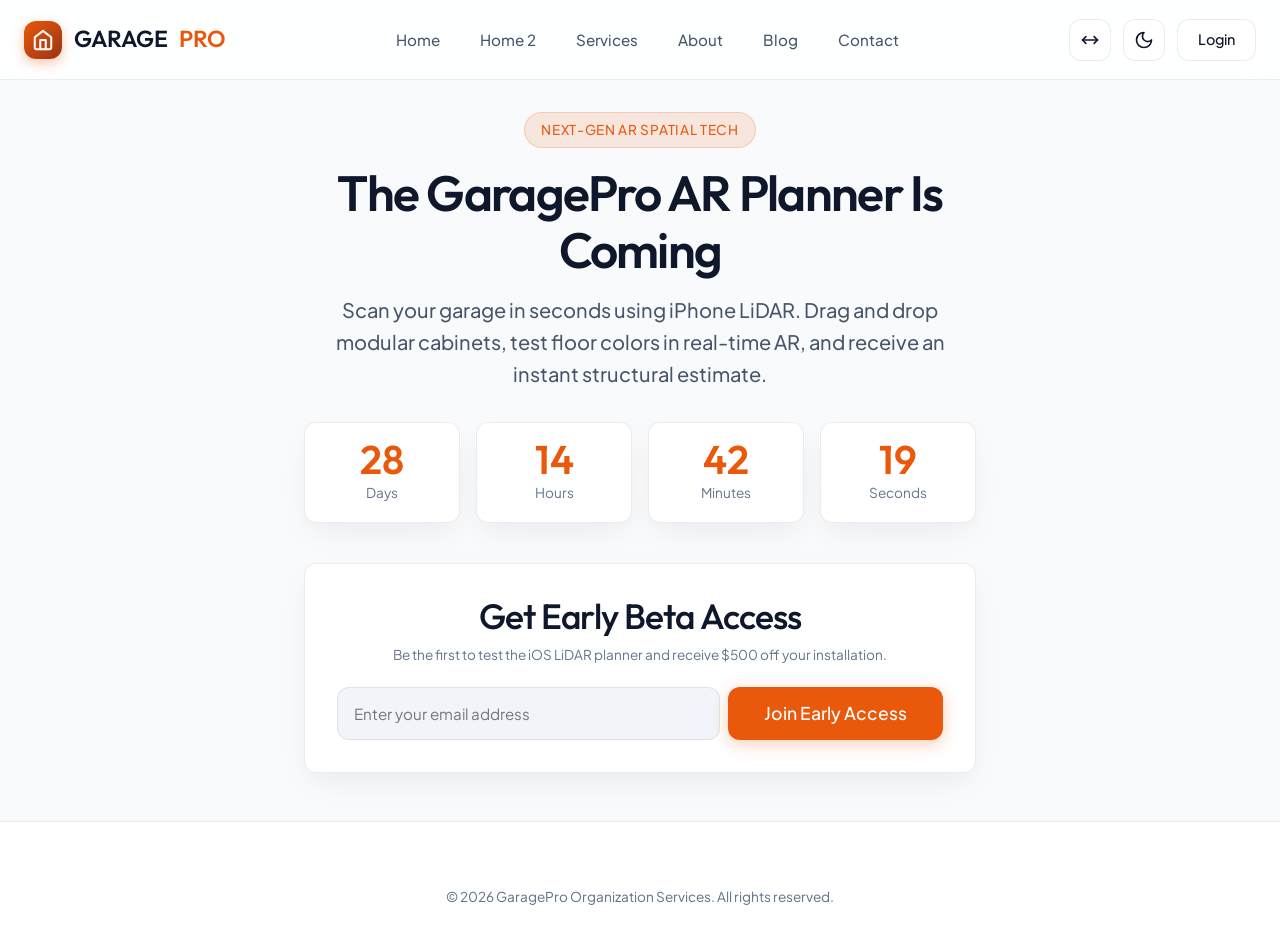
<file: coming-soon.html>
<!DOCTYPE html>
<html lang="en">
<head>
  <meta charset="UTF-8">
  <meta name="viewport" content="width=device-width, initial-scale=1.0">
  <link rel="icon" type="image/png" href="assets/favicon.png">
  <title>Coming Soon — GaragePro 3D AR Spatial App</title>
  <meta name="description" content="GaragePro 3D Augmented Reality Garage Planner app is launching soon. Scan your garage directly with LiDAR on your iPhone or iPad.">
  
  <link rel="stylesheet" href="assets/css/style.css">
  <link rel="stylesheet" href="assets/css/rtl.css">
</head>
<body style="min-height: 100vh; display: flex; flex-direction: column;">

  <!-- HEADER -->
  <header class="site-header">
    <div class="nav-container">
      <a href="index.html" class="logo" aria-label="GaragePro Home">
        <div class="logo-icon">
          <svg xmlns="http://www.w3.org/2000/svg" viewBox="0 0 24 24" fill="none" stroke="currentColor" stroke-width="2.2" stroke-linecap="round" stroke-linejoin="round"><path d="m3 9 9-7 9 7v11a2 2 0 0 1-2 2H5a2 2 0 0 1-2-2z"/><polyline points="9 22 9 12 15 12 15 22"/></svg>
        </div>
        GARAGE<span>PRO</span>
      </a>

      <nav class="nav-menu">
        <a href="index.html" class="nav-link">Home</a>
        <a href="home2.html" class="nav-link">Home 2</a>
        <a href="services.html" class="nav-link">Services</a>
        <a href="about.html" class="nav-link">About</a>
        <a href="blog.html" class="nav-link">Blog</a>
        <a href="contact.html" class="nav-link">Contact</a>
      </nav>

      <div class="nav-actions">
        <button type="button" class="icon-btn rtl-toggle-btn rtl-toggle-desktop" aria-label="Toggle RTL Direction">
          <svg xmlns="http://www.w3.org/2000/svg" viewBox="0 0 24 24" fill="none" stroke="currentColor" stroke-width="2" stroke-linecap="round" stroke-linejoin="round"><polyline points="17 8 21 12 17 16"/><line x1="3" y1="12" x2="21" y2="12"/><polyline points="7 16 3 12 7 8"/></svg>
        </button>

        <button type="button" class="icon-btn theme-toggle-btn theme-toggle-desktop" aria-label="Toggle Dark/Light Mode">
          <span class="theme-icon">
            <svg xmlns="http://www.w3.org/2000/svg" viewBox="0 0 24 24" fill="none" stroke="currentColor" stroke-width="2" stroke-linecap="round" stroke-linejoin="round"><path d="M12 3a6 6 0 0 0 9 9 9 9 0 1 1-9-9Z"/></svg>
          </span>
        </button>

        <a href="login.html" class="btn btn-secondary btn-sm login-desktop">Login</a>

        <button type="button" class="hamburger-btn" aria-label="Open Navigation Menu">
          <svg xmlns="http://www.w3.org/2000/svg" viewBox="0 0 24 24" fill="none" stroke="currentColor" stroke-width="2" stroke-linecap="round" stroke-linejoin="round"><line x1="4" y1="12" x2="20" y2="12"/><line x1="4" y1="6" x2="20" y2="6"/><line x1="4" y1="18" x2="20" y2="18"/></svg>
        </button>
      </div>
    </div>
  </header>

  <!-- Mobile Drawer -->
  <div class="drawer-backdrop"></div>
  <aside class="mobile-drawer" aria-label="Mobile Navigation Menu">
    <div class="drawer-header">
      <a href="index.html" class="logo">
        <div class="logo-icon">
          <svg xmlns="http://www.w3.org/2000/svg" viewBox="0 0 24 24" fill="none" stroke="currentColor" stroke-width="2.2" stroke-linecap="round" stroke-linejoin="round"><path d="m3 9 9-7 9 7v11a2 2 0 0 1-2 2H5a2 2 0 0 1-2-2z"/><polyline points="9 22 9 12 15 12 15 22"/></svg>
        </div>
        GARAGE<span>PRO</span>
      </a>
      <button type="button" class="drawer-close" aria-label="Close Navigation Menu">
        <svg xmlns="http://www.w3.org/2000/svg" width="20" height="20" viewBox="0 0 24 24" fill="none" stroke="currentColor" stroke-width="2" stroke-linecap="round" stroke-linejoin="round"><line x1="18" y1="6" x2="6" y2="18"/><line x1="6" y1="6" x2="18" y2="18"/></svg>
      </button>
    </div>

    <nav class="drawer-links">
      <a href="index.html" class="drawer-link">Home</a>
      <a href="home2.html" class="drawer-link">Home 2</a>
      <a href="services.html" class="drawer-link">Services</a>
      <a href="about.html" class="drawer-link">About</a>
      <a href="blog.html" class="drawer-link">Blog</a>
      <a href="contact.html" class="drawer-link">Contact</a>
    </nav>

    <div class="drawer-footer">
      <div class="drawer-controls">
        <button type="button" class="icon-btn rtl-toggle-btn" aria-label="Toggle RTL Direction">
          <svg xmlns="http://www.w3.org/2000/svg" viewBox="0 0 24 24" fill="none" stroke="currentColor" stroke-width="2" stroke-linecap="round" stroke-linejoin="round"><polyline points="17 8 21 12 17 16"/><line x1="3" y1="12" x2="21" y2="12"/><polyline points="7 16 3 12 7 8"/></svg>
        </button>
        <button type="button" class="icon-btn theme-toggle-btn" aria-label="Toggle Dark/Light Mode">
          <span class="theme-icon">
            <svg xmlns="http://www.w3.org/2000/svg" viewBox="0 0 24 24" fill="none" stroke="currentColor" stroke-width="2" stroke-linecap="round" stroke-linejoin="round"><path d="M12 3a6 6 0 0 0 9 9 9 9 0 1 1-9-9Z"/></svg>
          </span>
        </button>
      </div>
      <a href="login.html" class="btn btn-primary" style="width:100%;">Login</a>
    </div>
  </aside>

  <!-- COMING SOON HERO -->
  <main style="flex-grow: 1; display: flex; align-items: center; justify-content: center; padding: calc(var(--nav-height) + var(--space-8)) var(--space-6) var(--space-12);">
    <div class="container" style="text-align: center; max-width: 720px;">
      <div class="badge-pill" style="margin-bottom: var(--space-4);">Next-Gen AR Spatial Tech</div>
      <h1 style="margin-bottom: var(--space-4);">The GaragePro <span>AR Planner</span> Is Coming</h1>
      <p class="lead" style="margin-bottom: var(--space-8);">Scan your garage in seconds using iPhone LiDAR. Drag and drop modular cabinets, test floor colors in real-time AR, and receive an instant structural estimate.</p>

      <!-- Countdown Timer Box -->
      <div style="display: grid; grid-template-columns: repeat(4, 1fr); gap: var(--space-4); margin-bottom: var(--space-10);">
        <div style="background: var(--bg-surface); border: 1px solid var(--border-color); border-radius: var(--radius-global); padding: var(--space-4); box-shadow: var(--shadow-global);">
          <span style="font-family: var(--font-heading); font-size: 2.5rem; font-weight: var(--weight-h1); color: var(--color-accent); line-height: 1; display: block;">28</span>
          <span class="caption">Days</span>
        </div>
        <div style="background: var(--bg-surface); border: 1px solid var(--border-color); border-radius: var(--radius-global); padding: var(--space-4); box-shadow: var(--shadow-global);">
          <span style="font-family: var(--font-heading); font-size: 2.5rem; font-weight: var(--weight-h1); color: var(--color-accent); line-height: 1; display: block;">14</span>
          <span class="caption">Hours</span>
        </div>
        <div style="background: var(--bg-surface); border: 1px solid var(--border-color); border-radius: var(--radius-global); padding: var(--space-4); box-shadow: var(--shadow-global);">
          <span style="font-family: var(--font-heading); font-size: 2.5rem; font-weight: var(--weight-h1); color: var(--color-accent); line-height: 1; display: block;">42</span>
          <span class="caption">Minutes</span>
        </div>
        <div style="background: var(--bg-surface); border: 1px solid var(--border-color); border-radius: var(--radius-global); padding: var(--space-4); box-shadow: var(--shadow-global);">
          <span style="font-family: var(--font-heading); font-size: 2.5rem; font-weight: var(--weight-h1); color: var(--color-accent); line-height: 1; display: block;">19</span>
          <span class="caption">Seconds</span>
        </div>
      </div>

      <!-- Email Capture Form -->
      <div style="background: var(--bg-surface); border: 1px solid var(--border-color); border-radius: var(--radius-global); padding: var(--space-8); box-shadow: var(--shadow-global);">
        <h3 style="margin-bottom: var(--space-2);">Get Early Beta Access</h3>
        <p class="caption" style="margin-bottom: var(--space-5);">Be the first to test the iOS LiDAR planner and receive $500 off your installation.</p>
        
        <form class="validate-form" novalidate>
          <div class="form-success-alert" style="display:none;">You are on the VIP Early Access list! We'll notify you on launch day.</div>
          <div class="input-with-btn">
            <input type="email" class="footer-input" placeholder="Enter your email address" required aria-label="Email address for early beta access">
            <button type="submit" class="btn btn-primary btn-lg">Join Early Access</button>
          </div>
          <span class="form-error-msg" style="text-align: left;">Please enter a valid email address.</span>
        </form>
      </div>
    </div>
  </main>

  <!-- FOOTER -->
  <footer class="site-footer">
    <div class="container">
      <div class="footer-bottom" style="border-top: none; padding: 0;">
        <p>© 2026 GaragePro Organization Services. All rights reserved.</p>
      </div>
    </div>
  </footer>

  <script src="assets/js/main.js"></script>
</body>
</html>
</file>
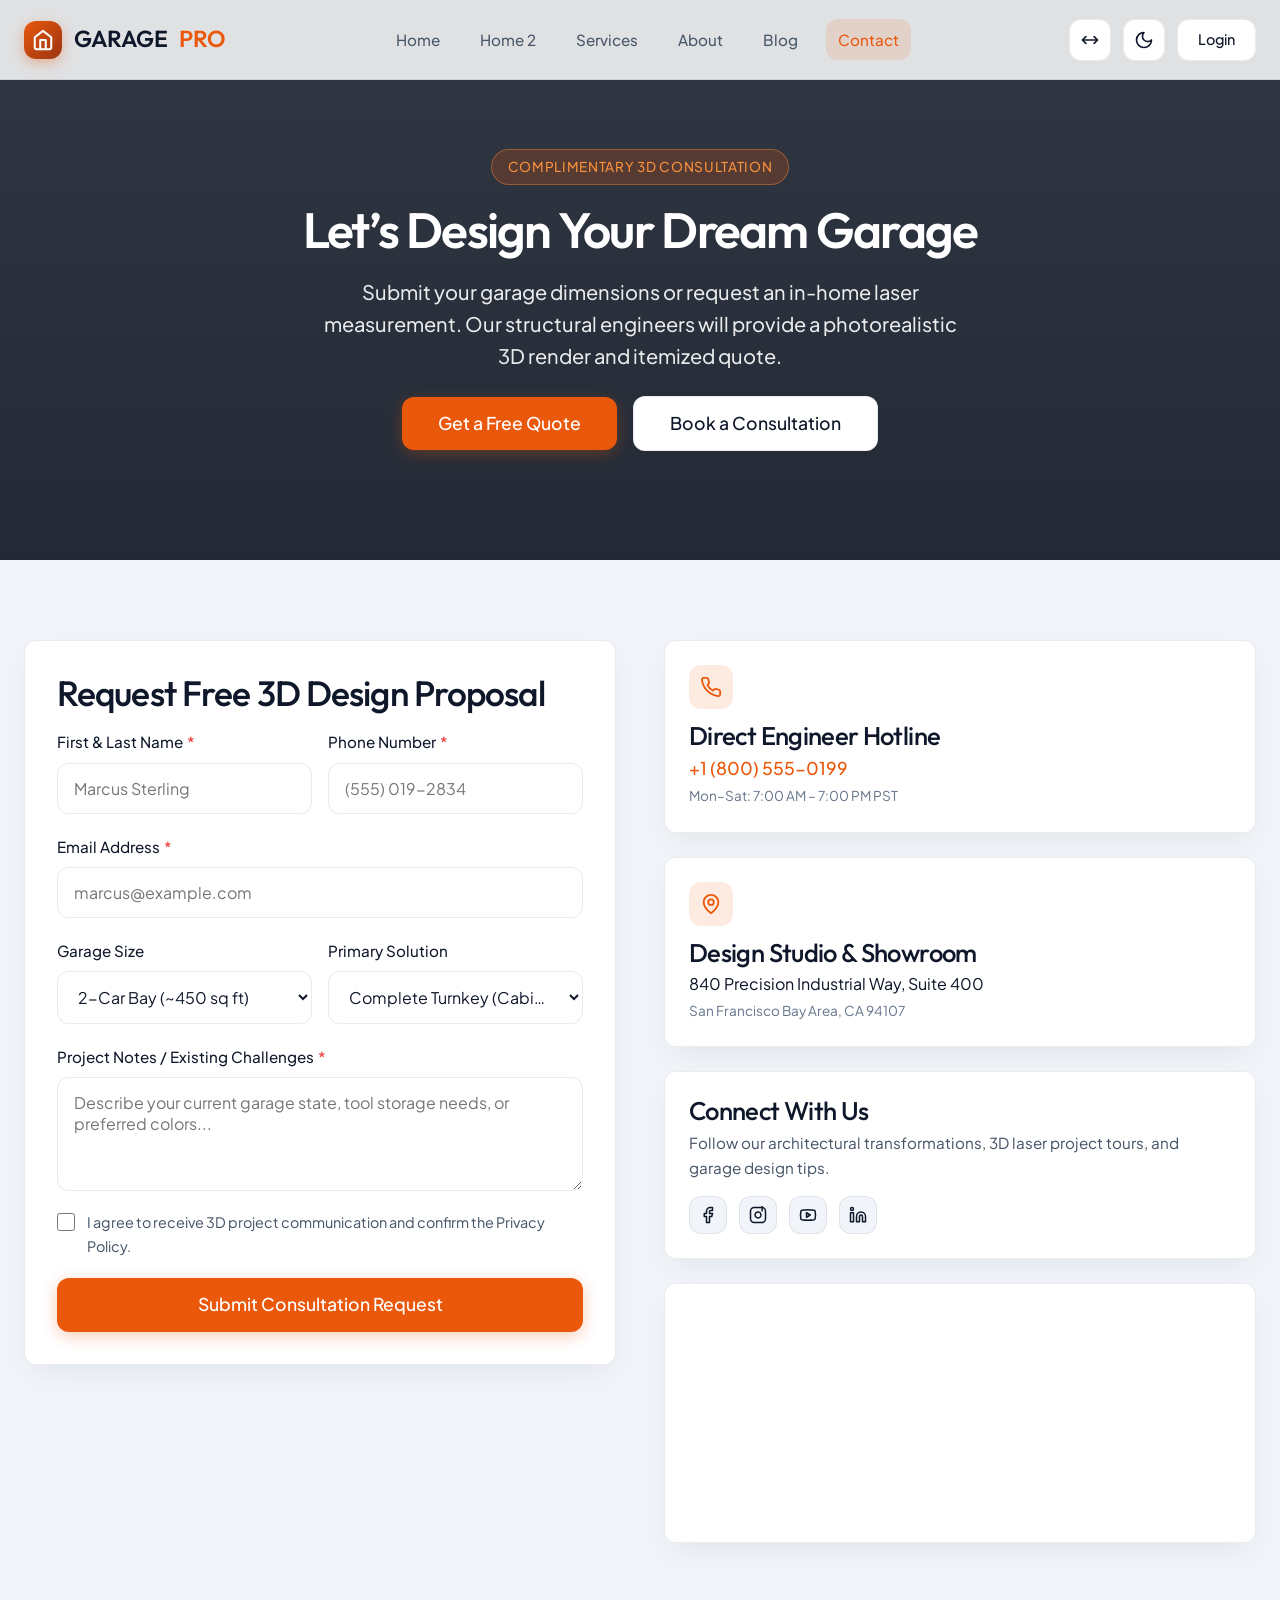
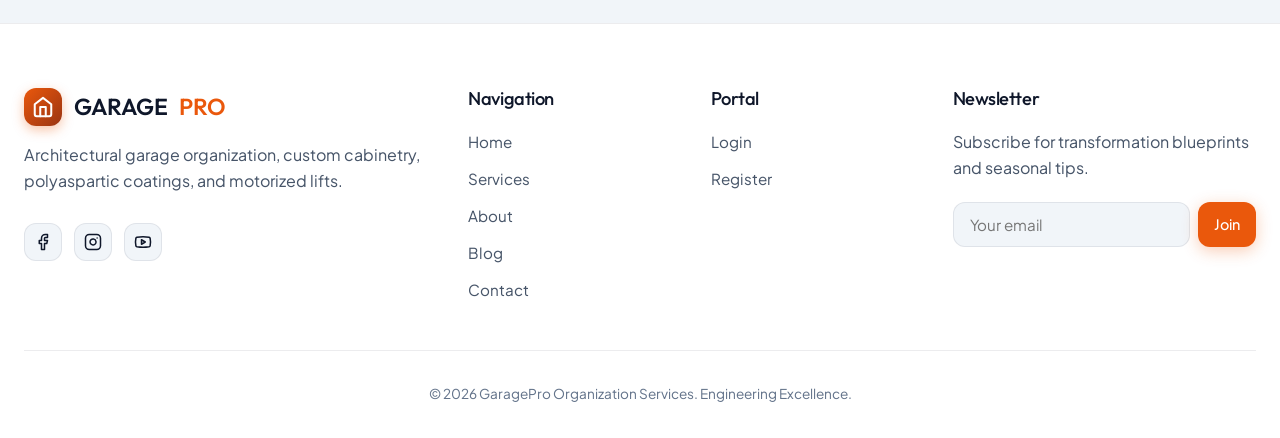
<file: contact.html>
<!DOCTYPE html>
<html lang="en">
<head>
  <meta charset="UTF-8">
  <meta name="viewport" content="width=device-width, initial-scale=1.0">
  <link rel="icon" type="image/png" href="assets/favicon.png">
  <title>Contact & Book 3D Laser Consultation — GaragePro</title>
  <meta name="description" content="Schedule a complimentary in-home or virtual 3D LiDAR garage scan with our certified storage engineers. Get an itemized quote within 24 hours.">
  
  <link rel="stylesheet" href="assets/css/style.css">
  <link rel="stylesheet" href="assets/css/rtl.css">
</head>
<body>

  <!-- HEADER -->
  <header class="site-header">
    <div class="nav-container">
      <a href="index.html" class="logo" aria-label="GaragePro Home">
        <div class="logo-icon">
          <svg xmlns="http://www.w3.org/2000/svg" viewBox="0 0 24 24" fill="none" stroke="currentColor" stroke-width="2.2" stroke-linecap="round" stroke-linejoin="round"><path d="m3 9 9-7 9 7v11a2 2 0 0 1-2 2H5a2 2 0 0 1-2-2z"/><polyline points="9 22 9 12 15 12 15 22"/></svg>
        </div>
        GARAGE<span>PRO</span>
      </a>

      <nav class="nav-menu">
        <a href="index.html" class="nav-link">Home</a>
        <a href="home2.html" class="nav-link">Home 2</a>
        <a href="services.html" class="nav-link">Services</a>
        <a href="about.html" class="nav-link">About</a>
        <a href="blog.html" class="nav-link">Blog</a>
        <a href="contact.html" class="nav-link active">Contact</a>
      </nav>

      <div class="nav-actions">
        <button type="button" class="icon-btn rtl-toggle-btn rtl-toggle-desktop" aria-label="Toggle RTL Direction" title="Switch RTL Layout">
          <svg xmlns="http://www.w3.org/2000/svg" viewBox="0 0 24 24" fill="none" stroke="currentColor" stroke-width="2" stroke-linecap="round" stroke-linejoin="round"><polyline points="17 8 21 12 17 16"/><line x1="3" y1="12" x2="21" y2="12"/><polyline points="7 16 3 12 7 8"/></svg>
        </button>

        <button type="button" class="icon-btn theme-toggle-btn theme-toggle-desktop" aria-label="Toggle Dark/Light Mode" title="Toggle Theme">
          <span class="theme-icon">
            <svg xmlns="http://www.w3.org/2000/svg" viewBox="0 0 24 24" fill="none" stroke="currentColor" stroke-width="2" stroke-linecap="round" stroke-linejoin="round"><path d="M12 3a6 6 0 0 0 9 9 9 9 0 1 1-9-9Z"/></svg>
          </span>
        </button>

        <a href="login.html" class="btn btn-secondary btn-sm login-desktop">Login</a>

        <button type="button" class="hamburger-btn" aria-label="Open Navigation Menu">
          <svg xmlns="http://www.w3.org/2000/svg" viewBox="0 0 24 24" fill="none" stroke="currentColor" stroke-width="2" stroke-linecap="round" stroke-linejoin="round"><line x1="4" y1="12" x2="20" y2="12"/><line x1="4" y1="6" x2="20" y2="6"/><line x1="4" y1="18" x2="20" y2="18"/></svg>
        </button>
      </div>
    </div>
  </header>

  <!-- Mobile Drawer -->
  <div class="drawer-backdrop"></div>
  <aside class="mobile-drawer" aria-label="Mobile Navigation Menu">
    <div class="drawer-header">
      <a href="index.html" class="logo">
        <div class="logo-icon">
          <svg xmlns="http://www.w3.org/2000/svg" viewBox="0 0 24 24" fill="none" stroke="currentColor" stroke-width="2.2" stroke-linecap="round" stroke-linejoin="round"><path d="m3 9 9-7 9 7v11a2 2 0 0 1-2 2H5a2 2 0 0 1-2-2z"/><polyline points="9 22 9 12 15 12 15 22"/></svg>
        </div>
        GARAGE<span>PRO</span>
      </a>
      <button type="button" class="drawer-close" aria-label="Close Navigation Menu">
        <svg xmlns="http://www.w3.org/2000/svg" width="20" height="20" viewBox="0 0 24 24" fill="none" stroke="currentColor" stroke-width="2" stroke-linecap="round" stroke-linejoin="round"><line x1="18" y1="6" x2="6" y2="18"/><line x1="6" y1="6" x2="18" y2="18"/></svg>
      </button>
    </div>

    <nav class="drawer-links">
      <a href="index.html" class="drawer-link">Home</a>
      <a href="home2.html" class="drawer-link">Home 2</a>
      <a href="services.html" class="drawer-link">Services</a>
      <a href="about.html" class="drawer-link">About</a>
      <a href="blog.html" class="drawer-link">Blog</a>
      <a href="contact.html" class="drawer-link active">Contact</a>
    </nav>

    <div class="drawer-footer">
      <div class="drawer-controls">
        <button type="button" class="icon-btn rtl-toggle-btn" aria-label="Toggle RTL Direction">
          <svg xmlns="http://www.w3.org/2000/svg" viewBox="0 0 24 24" fill="none" stroke="currentColor" stroke-width="2" stroke-linecap="round" stroke-linejoin="round"><polyline points="17 8 21 12 17 16"/><line x1="3" y1="12" x2="21" y2="12"/><polyline points="7 16 3 12 7 8"/></svg>
        </button>
        <button type="button" class="icon-btn theme-toggle-btn" aria-label="Toggle Dark/Light Mode">
          <span class="theme-icon">
            <svg xmlns="http://www.w3.org/2000/svg" viewBox="0 0 24 24" fill="none" stroke="currentColor" stroke-width="2" stroke-linecap="round" stroke-linejoin="round"><path d="M12 3a6 6 0 0 0 9 9 9 9 0 1 1-9-9Z"/></svg>
          </span>
        </button>
      </div>
      <a href="login.html" class="btn btn-primary" style="width:100%;">Login</a>
    </div>
  </aside>

  <!-- ========================================================================
       CONTACT HERO & FORM SECTION
       ======================================================================== -->
  <main>
    <section class="hero-section hero-dark page-hero" style="background: linear-gradient(rgba(11, 19, 32, 0.84), rgba(11, 19, 32, 0.90)), url('https://images.unsplash.com/photo-1503376780353-7e6692767b70?auto=format&fit=crop&w=1920&q=80') center/cover no-repeat; min-height: 560px;">
      <div class="container" style="text-align: center;">
        <div class="badge-pill">Complimentary 3D Consultation</div>
        <h1 style="max-width: 860px; margin-inline: auto;">Let’s Design Your <span>Dream Garage</span></h1>
        <p class="lead" style="max-width: 650px; margin-inline: auto;">Submit your garage dimensions or request an in-home laser measurement. Our structural engineers will provide a photorealistic 3D render and itemized quote.</p>

        <div class="hero-actions" style="justify-content: center; margin-top: var(--space-6);">
          <a href="#quote-form" class="btn btn-primary btn-lg">Get a Free Quote</a>
          <a href="#quote-form" class="btn btn-secondary btn-lg">Book a Consultation</a>
        </div>
      </div>
    </section>

    <!-- CONTACT GRID -->
    <section class="section section-subtle">
      <div class="container">
        <div class="story-grid" style="align-items: start;">
          <!-- Left: Contact Form with Validation -->
          <div class="contact-form-card" id="quote-form">
            <h3 style="margin-bottom: var(--space-4); text-align: left;">Request Free 3D Design Proposal</h3>
            
            <form class="validate-form" novalidate>
              <div class="form-success-alert" style="display:none;">
                Thank you! Your 3D design consultation request has been received. Our engineer will contact you within 24 hours.
              </div>

              <div class="form-row-2col">
                <div class="form-group">
                  <label class="form-label" for="contact-name">First & Last Name <span class="required-star">*</span></label>
                  <input type="text" id="contact-name" class="form-control" placeholder="Marcus Sterling" required>
                  <span class="form-error-msg">Please enter your full name.</span>
                </div>
                <div class="form-group">
                  <label class="form-label" for="contact-phone">Phone Number <span class="required-star">*</span></label>
                  <input type="tel" id="contact-phone" class="form-control" placeholder="(555) 019-2834" required>
                  <span class="form-error-msg">Please enter your phone number.</span>
                </div>
              </div>

              <div class="form-group">
                <label class="form-label" for="contact-email">Email Address <span class="required-star">*</span></label>
                <input type="email" id="contact-email" class="form-control" placeholder="marcus@example.com" required>
                <span class="form-error-msg">Please enter a valid email address.</span>
              </div>

              <div class="form-row-2col">
                <div class="form-group">
                  <label class="form-label" for="contact-garage-size">Garage Size</label>
                  <select id="contact-garage-size" class="form-control">
                    <option value="1-car">1-Car Bay (~240 sq ft)</option>
                    <option value="2-car" selected>2-Car Bay (~450 sq ft)</option>
                    <option value="3-car">3-Car Bay (~700 sq ft)</option>
                    <option value="custom">Custom / Commercial Estate</option>
                  </select>
                </div>
                <div class="form-group">
                  <label class="form-label" for="contact-primary-need">Primary Solution</label>
                  <select id="contact-primary-need" class="form-control">
                    <option value="full-turnkey" selected>Complete Turnkey (Cabinets + Floor + Lift)</option>
                    <option value="polyaspartic-floor">Polyaspartic Flooring Only</option>
                    <option value="custom-cabinetry">Modular Steel Cabinetry Only</option>
                    <option value="slatwall-overhead">Slatwall & Overhead Racks</option>
                  </select>
                </div>
              </div>

              <div class="form-group">
                <label class="form-label" for="contact-message">Project Notes / Existing Challenges <span class="required-star">*</span></label>
                <textarea id="contact-message" class="form-control" rows="4" placeholder="Describe your current garage state, tool storage needs, or preferred colors..." required></textarea>
                <span class="form-error-msg">Please provide brief details about your project.</span>
              </div>

              <div class="form-group">
                <label class="form-checkbox-wrap">
                  <input type="checkbox" id="contact-terms" required>
                  <span>I agree to receive 3D project communication and confirm the Privacy Policy.</span>
                </label>
                <span class="form-error-msg">You must accept the terms to proceed.</span>
              </div>

              <button type="submit" class="btn btn-primary btn-lg" style="width: 100%;">Submit Consultation Request</button>
            </form>
          </div>

          <!-- Right: Direct Contacts & Map Placeholder -->
          <div class="contact-info-col">
            <!-- Contact Cards -->
            <div class="card contact-info-card">
              <div class="card-icon" style="margin-bottom: var(--space-3);">
                <svg xmlns="http://www.w3.org/2000/svg" viewBox="0 0 24 24" fill="none" stroke="currentColor" stroke-width="2" stroke-linecap="round" stroke-linejoin="round"><path d="M22 16.92v3a2 2 0 0 1-2.18 2 19.79 19.79 0 0 1-8.63-3.07 19.5 19.5 0 0 1-6-6 19.79 19.79 0 0 1-3.07-8.67A2 2 0 0 1 4.11 2h3a2 2 0 0 1 2 1.72 12.84 12.84 0 0 0 .7 2.81 2 2 0 0 1-.45 2.11L8.09 9.91a16 16 0 0 0 6 6l1.27-1.27a2 2 0 0 1 2.11-.45 12.84 12.84 0 0 0 2.81.7A2 2 0 0 1 22 16.92z"/></svg>
              </div>
              <h4 style="margin-bottom: 4px; text-align: left;">Direct Engineer Hotline</h4>
              <p style="margin-bottom: 2px; text-align: left; font-size: 1.1rem; font-weight: var(--weight-h4); color: var(--color-accent);">+1 (800) 555-0199</p>
              <span class="caption">Mon–Sat: 7:00 AM – 7:00 PM PST</span>
            </div>

            <div class="card contact-info-card">
              <div class="card-icon" style="margin-bottom: var(--space-3);">
                <svg xmlns="http://www.w3.org/2000/svg" viewBox="0 0 24 24" fill="none" stroke="currentColor" stroke-width="2" stroke-linecap="round" stroke-linejoin="round"><path d="M20 10c0 6-8 12-8 12s-8-6-8-12a8 8 0 0 1 16 0Z"/><circle cx="12" cy="10" r="3"/></svg>
              </div>
              <h4 style="margin-bottom: 4px; text-align: left;">Design Studio & Showroom</h4>
              <p style="margin-bottom: 2px; text-align: left; color: var(--text-primary);">840 Precision Industrial Way, Suite 400</p>
              <span class="caption">San Francisco Bay Area, CA 94107</span>
            </div>

            <!-- Social Media Channels -->
            <div class="card contact-info-card">
              <h4 style="margin-bottom: 4px; text-align: left;">Connect With Us</h4>
              <p style="margin-bottom: var(--space-4); text-align: left; font-size: 0.95rem; color: var(--text-secondary);">Follow our architectural transformations, 3D laser project tours, and garage design tips.</p>
              <div class="contact-socials" style="display: flex; gap: var(--space-3); flex-wrap: wrap;">
                <a href="https://facebook.com" target="_blank" rel="noopener noreferrer" class="social-icon-btn" aria-label="Facebook" title="Facebook">
                  <svg xmlns="http://www.w3.org/2000/svg" viewBox="0 0 24 24" fill="none" stroke="currentColor" stroke-width="2" stroke-linecap="round" stroke-linejoin="round"><path d="M18 2h-3a5 5 0 0 0-5 5v3H7v4h3v8h4v-8h3l1-4h-4V7a1 1 0 0 1 1-1h3z"/></svg>
                </a>
                <a href="https://instagram.com" target="_blank" rel="noopener noreferrer" class="social-icon-btn" aria-label="Instagram" title="Instagram">
                  <svg xmlns="http://www.w3.org/2000/svg" viewBox="0 0 24 24" fill="none" stroke="currentColor" stroke-width="2" stroke-linecap="round" stroke-linejoin="round"><rect width="20" height="20" x="2" y="2" rx="5" ry="5"/><path d="M16 11.37A4 4 0 1 1 12.63 8 4 4 0 0 1 16 11.37z"/><line x1="17.5" x1="6.5" x2="17.51" y2="6.5"/></svg>
                </a>
                <a href="https://youtube.com" target="_blank" rel="noopener noreferrer" class="social-icon-btn" aria-label="YouTube" title="YouTube">
                  <svg xmlns="http://www.w3.org/2000/svg" viewBox="0 0 24 24" fill="none" stroke="currentColor" stroke-width="2" stroke-linecap="round" stroke-linejoin="round"><path d="M2.5 17a24.12 24.12 0 0 1 0-10 2 2 0 0 1 1.4-1.4 49.56 49.56 0 0 1 16.2 0A2 2 0 0 1 21.5 7a24.12 24.12 0 0 1 0 10 2 2 0 0 1-1.4 1.4 49.56 49.56 0 0 1-16.2 0A2 2 0 0 1 2.5 17"/><polygon points="10 15 15 12 10 9 10 15"/></svg>
                </a>
                <a href="https://linkedin.com" target="_blank" rel="noopener noreferrer" class="social-icon-btn" aria-label="LinkedIn" title="LinkedIn">
                  <svg xmlns="http://www.w3.org/2000/svg" viewBox="0 0 24 24" fill="none" stroke="currentColor" stroke-width="2" stroke-linecap="round" stroke-linejoin="round"><path d="M16 8a6 6 0 0 1 6 6v7h-4v-7a2 2 0 0 0-2-2 2 2 0 0 0-2 2v7h-4v-7a6 6 0 0 1 6-6z"/><rect width="4" height="12" x="2" y="9"/><circle cx="4" cy="4" r="2"/></svg>
                </a>
              </div>
            </div>

            <!-- Architectural Map Area Placeholder -->
            <div style="height: 260px; border-radius: var(--radius-global); overflow: hidden; border: 1px solid var(--border-color); background: var(--bg-surface); position: relative; display: flex; box-shadow: var(--shadow-global); width: 100%; box-sizing: border-box;">
              <iframe src="https://www.google.com/maps/embed?pb=!1m18!1m12!1m3!1d3153.019283737299!2d-122.399996!3d37.766299!2m3!1f0!2f0!3f0!3m2!1i1024!2i768!4f13.1!3m3!1m2!1s0x8085807c4273cba7%3A0x8e8334bc8ba20d6!2sSan%20Francisco%2C%20CA%2094107!5e0!3m2!1sen!2sus!4v1689622728987!5m2!1sen!2sus" width="100%" height="100%" style="border:0;" allowfullscreen="" loading="lazy" referrerpolicy="no-referrer-when-downgrade"></iframe>
            </div>
          </div>
        </div>
      </div>
    </section>
  </main>

  <!-- FOOTER -->
  <footer class="site-footer">
    <div class="container">
      <div class="footer-grid">
        <div class="footer-col">
          <a href="index.html" class="logo" style="margin-bottom: var(--space-4);">
            <div class="logo-icon">
              <svg xmlns="http://www.w3.org/2000/svg" viewBox="0 0 24 24" fill="none" stroke="currentColor" stroke-width="2.2" stroke-linecap="round" stroke-linejoin="round"><path d="m3 9 9-7 9 7v11a2 2 0 0 1-2 2H5a2 2 0 0 1-2-2z"/><polyline points="9 22 9 12 15 12 15 22"/></svg>
            </div>
            GARAGE<span>PRO</span>
          </a>
          <p>Architectural garage organization, custom cabinetry, polyaspartic coatings, and motorized lifts.</p>
                  <div class="footer-socials">
            <a href="#" class="social-icon-btn" aria-label="Facebook">
              <svg xmlns="http://www.w3.org/2000/svg" viewBox="0 0 24 24" fill="none" stroke="currentColor" stroke-width="2" stroke-linecap="round" stroke-linejoin="round"><path d="M18 2h-3a5 5 0 0 0-5 5v3H7v4h3v8h4v-8h3l1-4h-4V7a1 1 0 0 1 1-1h3z"/></svg>
            </a>
            <a href="#" class="social-icon-btn" aria-label="Instagram">
              <svg xmlns="http://www.w3.org/2000/svg" viewBox="0 0 24 24" fill="none" stroke="currentColor" stroke-width="2" stroke-linecap="round" stroke-linejoin="round"><rect width="20" height="20" x="2" y="2" rx="5" ry="5"/><path d="M16 11.37A4 4 0 1 1 12.63 8 4 4 0 0 1 16 11.37z"/><line x1="17.5" y1="6.5" x2="17.51" y2="6.5"/></svg>
            </a>
            <a href="#" class="social-icon-btn" aria-label="YouTube">
              <svg xmlns="http://www.w3.org/2000/svg" viewBox="0 0 24 24" fill="none" stroke="currentColor" stroke-width="2" stroke-linecap="round" stroke-linejoin="round"><path d="M2.5 17a24.12 24.12 0 0 1 0-10 2 2 0 0 1 1.4-1.4 49.56 49.56 0 0 1 16.2 0A2 2 0 0 1 21.5 7a24.12 24.12 0 0 1 0 10 2 2 0 0 1-1.4 1.4 49.55 49.55 0 0 1-16.2 0A2 2 0 0 1 2.5 17"/><polygon points="10 15 15 12 10 9 10 15"/></svg>
            </a>
          </div>
        </div>

        <div class="footer-col">
          <h4>Navigation</h4>
          <div class="footer-links">
            <a href="index.html" class="footer-link">Home</a>
            <a href="services.html" class="footer-link">Services</a>
            <a href="about.html" class="footer-link">About</a>
            <a href="blog.html" class="footer-link">Blog</a>
            <a href="contact.html" class="footer-link">Contact</a>
          </div>
        </div>

        <div class="footer-col">
          <h4>Portal</h4>
          <div class="footer-links">
            <a href="login.html" class="footer-link">Login</a>
            <a href="register.html" class="footer-link">Register</a>
          </div>
        </div>

        <div class="footer-col">
          <h4>Newsletter</h4>
          <p>Subscribe for transformation blueprints and seasonal tips.</p>
          <form class="footer-newsletter-form validate-form" novalidate>
            <div class="form-success-alert" style="display:none;">Subscribed!</div>
            <div class="input-with-btn">
              <input type="email" class="footer-input" placeholder="Your email" required aria-label="Email address">
              <button type="submit" class="btn btn-primary btn-sm">Join</button>
            </div>
            <span class="form-error-msg">Valid email required.</span>
          </form>
        </div>
      </div>

      <div class="footer-bottom">
        <p>© 2026 GaragePro Organization Services. Engineering Excellence.</p>
      </div>
    </div>
  </footer>

  <script src="assets/js/main.js"></script>
</body>
</html>
</file>
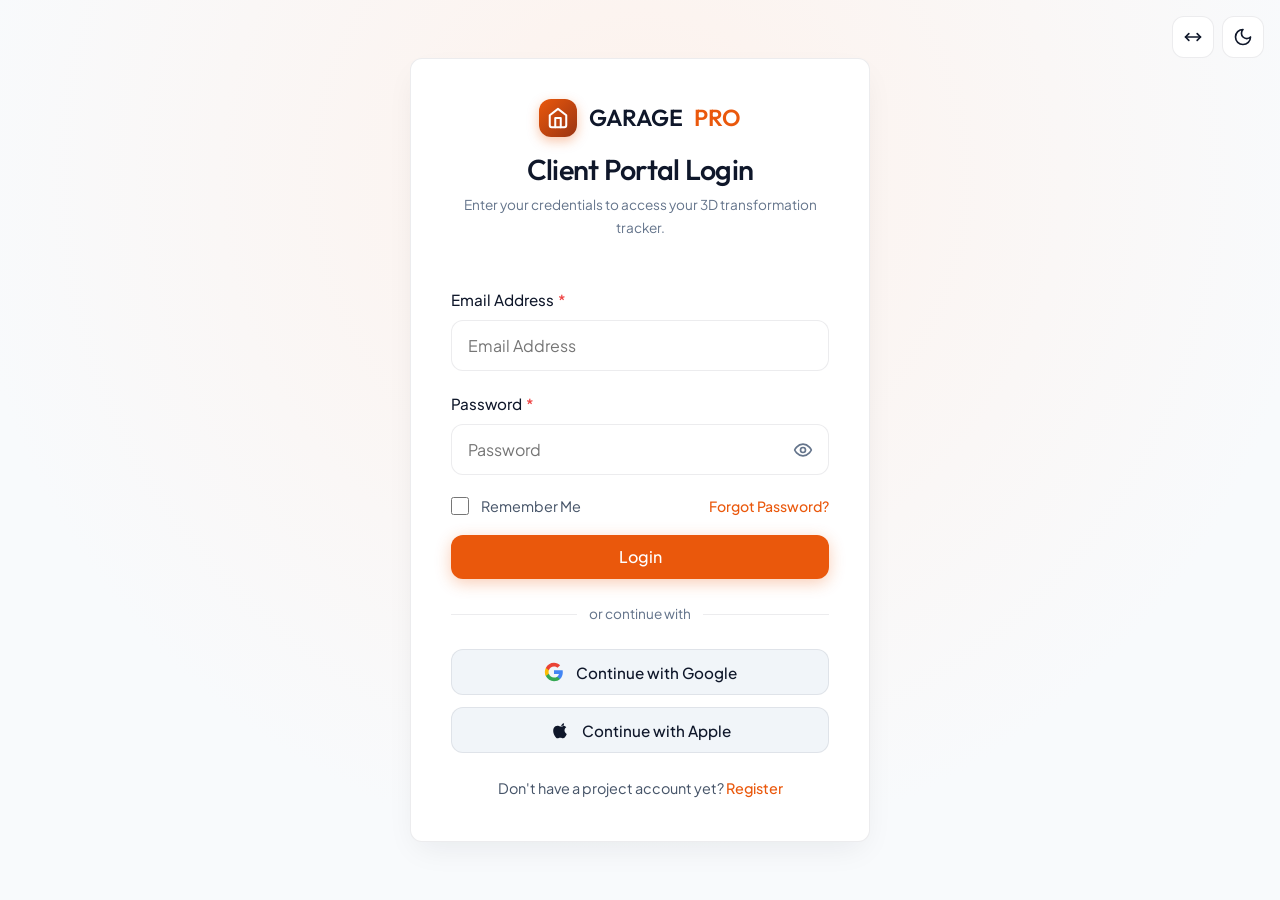
<file: login.html>
<!DOCTYPE html>
<html lang="en">
<head>
  <meta charset="UTF-8">
  <meta name="viewport" content="width=device-width, initial-scale=1.0">
  <link rel="icon" type="image/png" href="assets/favicon.png">
  <title>Client Login &mdash; GaragePro</title>
  <meta name="description" content="Access your GaragePro 3D project portal, track transformation progress, review floor plans, and communicate with your project manager.">
  
  <link rel="stylesheet" href="assets/css/style.css">
  <link rel="stylesheet" href="assets/css/rtl.css">
</head>
<body class="auth-body">

  <div class="auth-controls">
    <!-- RTL Toggle Button -->
    <button type="button" class="icon-btn rtl-toggle-btn" aria-label="Toggle RTL Direction" title="Switch RTL Layout">
      <svg xmlns="http://www.w3.org/2000/svg" viewBox="0 0 24 24" fill="none" stroke="currentColor" stroke-width="2" stroke-linecap="round" stroke-linejoin="round"><polyline points="17 8 21 12 17 16"/><line x1="3" y1="12" x2="21" y2="12"/><polyline points="7 16 3 12 7 8"/></svg>
    </button>
    <!-- Theme Toggle Button -->
    <button type="button" class="icon-btn theme-toggle-btn" aria-label="Toggle Dark/Light Mode" title="Toggle Theme">
      <span class="theme-icon">
        <svg xmlns="http://www.w3.org/2000/svg" viewBox="0 0 24 24" fill="none" stroke="currentColor" stroke-width="2" stroke-linecap="round" stroke-linejoin="round"><path d="M12 3a6 6 0 0 0 9 9 9 9 0 1 1-9-9Z"/></svg>
      </span>
    </button>
  </div>

  <!-- ========================================================================
       AUTH CARD (Step 9.7: Centered)
       ======================================================================== -->
  <div class="auth-card">
    <div class="auth-header">
      <a href="index.html" class="logo">
        <div class="logo-icon">
          <svg xmlns="http://www.w3.org/2000/svg" viewBox="0 0 24 24" fill="none" stroke="currentColor" stroke-width="2.2" stroke-linecap="round" stroke-linejoin="round"><path d="m3 9 9-7 9 7v11a2 2 0 0 1-2 2H5a2 2 0 0 1-2-2z"/><polyline points="9 22 9 12 15 12 15 22"/></svg>
        </div>
        GARAGE<span>PRO</span>
      </a>
      <h2>Client Portal Login</h2>
      <p class="caption">Enter your credentials to access your 3D transformation tracker.</p>
    </div>

    <!-- Login Form with Client Validation -->
    <form class="validate-form" novalidate action="index.html">
      <div class="form-success-alert" style="display:none;">Logging in... Redirecting to Home Page.</div>

      <div class="form-group">
        <label class="form-label" for="login-email">Email Address <span class="required-star">*</span></label>
        <input type="email" id="login-email" class="form-control" placeholder="Email Address" required>
        <span class="form-error-msg">Please enter a valid email address.</span>
      </div>

      <div class="form-group">
        <label class="form-label" for="login-password">Password <span class="required-star">*</span></label>
        <div class="password-input-wrap">
          <input type="password" id="login-password" class="form-control" placeholder="Password" required>
          <button type="button" class="password-toggle-btn" aria-label="Toggle password visibility" title="Show/Hide Password" tabindex="-1">
            <svg xmlns="http://www.w3.org/2000/svg" width="20" height="20" viewBox="0 0 24 24" fill="none" stroke="currentColor" stroke-width="2" stroke-linecap="round" stroke-linejoin="round"><path d="M2 12s3-7 10-7 10 7 10 7-3 7-10 7-10-7-10-7Z"/><circle cx="12" cy="12" r="3"/></svg>
          </button>
        </div>
        <span class="form-error-msg">Password must be at least 8 characters.</span>
      </div>

      <!-- Remember Me Checkbox & Forgot Password Link -->
      <div class="auth-row-options">
        <label class="form-checkbox-wrap" style="margin-bottom: 0;">
          <input type="checkbox" id="login-remember">
          <span>Remember Me</span>
        </label>
        <a href="#" class="forgot-password-link" onclick="alert('Password reset link sent to your email address.'); return false;">Forgot Password?</a>
      </div>

      <button type="submit" class="btn btn-primary" style="width: 100%;">Login</button>
    </form>

    <div class="auth-divider">or continue with</div>

    <!-- Social Auth Buttons (Google & Apple) -->
    <div class="social-auth-btns">
      <button type="button" class="social-auth-btn">
        <!-- Official Google SVG -->
        <svg viewBox="0 0 24 24" width="20" height="20" xmlns="http://www.w3.org/2000/svg">
          <path d="M22.56 12.25c0-.78-.07-1.53-.2-2.25H12v4.26h5.92c-.26 1.37-1.04 2.53-2.21 3.31v2.77h3.57c2.08-1.92 3.28-4.74 3.28-8.09z" fill="#4285F4"/>
          <path d="M12 23c2.97 0 5.46-.98 7.28-2.66l-3.57-2.77c-.98.66-2.23 1.06-3.71 1.06-2.86 0-5.29-1.93-6.16-4.53H2.18v2.84C3.99 20.53 7.7 23 12 23z" fill="#34A853"/>
          <path d="M5.84 14.09c-.22-.66-.35-1.36-.35-2.09s.13-1.43.35-2.09V7.06H2.18C1.43 8.55 1 10.22 1 12s.43 3.45 1.18 4.94l2.85-2.22.81-.63z" fill="#FBBC05"/>
          <path d="M12 5.38c1.62 0 3.06.56 4.21 1.64l3.15-3.15C17.45 2.09 14.97 1 12 1 7.7 1 3.99 3.47 2.18 7.06l3.66 2.84c.87-2.6 3.3-4.52 6.16-4.52z" fill="#EA4335"/>
        </svg>
        Continue with Google
      </button>

      <button type="button" class="social-auth-btn">
        <!-- Official Apple SVG -->
        <svg viewBox="0 0 24 24" width="20" height="20" fill="currentColor" xmlns="http://www.w3.org/2000/svg">
          <path d="M18.71 19.5c-.83 1.24-1.71 2.45-3.05 2.47-1.34.03-1.77-.79-3.29-.79-1.53 0-2 .77-3.27.82-1.31.05-2.3-1.32-3.14-2.53C4.25 17 2.94 12.45 4.7 9.39c.87-1.52 2.43-2.48 4.12-2.51 1.28-.02 2.5.87 3.29.87.78 0 2.26-1.07 3.81-.91.65.03 2.47.26 3.64 1.98-.09.06-2.17 1.28-2.15 3.81.03 3.02 2.65 4.03 2.68 4.04-.03.07-.42 1.44-1.38 2.83M15.97 6.87c.62-.75 1.04-1.8 0.93-2.85-.9.04-1.99.6-2.63 1.35-.57.65-1.06 1.71-.93 2.73 1 .08 2.01-.48 2.63-1.23"/>
        </svg>
        Continue with Apple
      </button>
    </div>

    <!-- Link to Register -->
    <div class="auth-footer-link">
      Don't have a project account yet? <a href="register.html">Register</a>
    </div>
  </div>

  <script src="assets/js/main.js"></script>
</body>
</html>
</file>
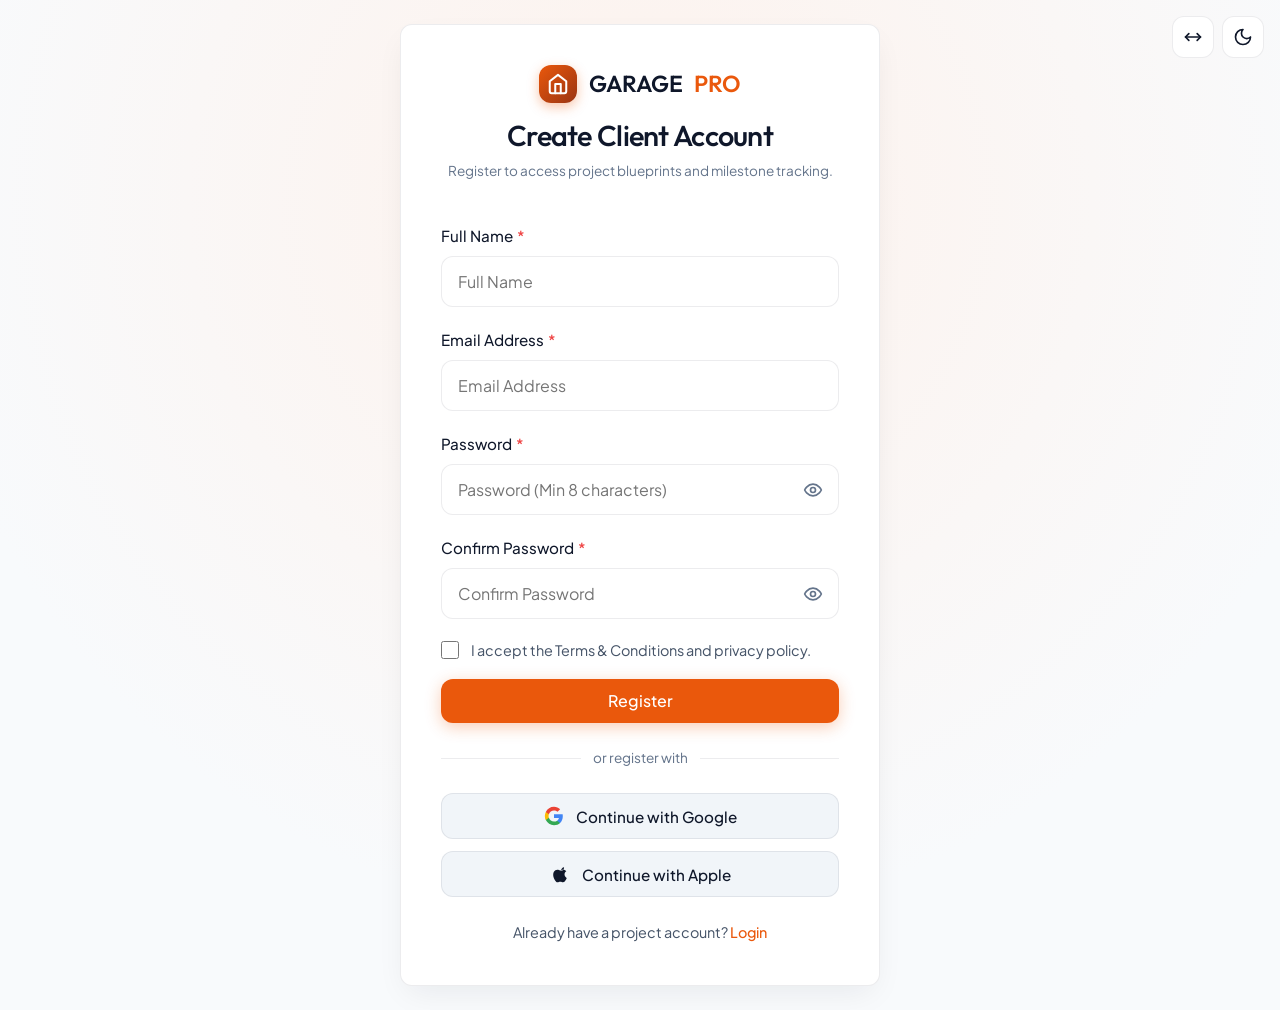
<file: register.html>
<!DOCTYPE html>
<html lang="en">
<head>
  <meta charset="UTF-8">
  <meta name="viewport" content="width=device-width, initial-scale=1.0">
  <link rel="icon" type="image/png" href="assets/favicon.png">
  <title>Register Project Account &mdash; GaragePro</title>
  <meta name="description" content="Create your GaragePro client portal account to review 3D renders, track installation milestones, and manage warranty records.">
  
  <link rel="stylesheet" href="assets/css/style.css">
  <link rel="stylesheet" href="assets/css/rtl.css">
</head>
<body class="auth-body">

  <div class="auth-controls">
    <!-- RTL Toggle Button -->
    <button type="button" class="icon-btn rtl-toggle-btn" aria-label="Toggle RTL Direction" title="Switch RTL Layout">
      <svg xmlns="http://www.w3.org/2000/svg" viewBox="0 0 24 24" fill="none" stroke="currentColor" stroke-width="2" stroke-linecap="round" stroke-linejoin="round"><polyline points="17 8 21 12 17 16"/><line x1="3" y1="12" x2="21" y2="12"/><polyline points="7 16 3 12 7 8"/></svg>
    </button>
    <!-- Theme Toggle Button -->
    <button type="button" class="icon-btn theme-toggle-btn" aria-label="Toggle Dark/Light Mode" title="Toggle Theme">
      <span class="theme-icon">
        <svg xmlns="http://www.w3.org/2000/svg" viewBox="0 0 24 24" fill="none" stroke="currentColor" stroke-width="2" stroke-linecap="round" stroke-linejoin="round"><path d="M12 3a6 6 0 0 0 9 9 9 9 0 1 1-9-9Z"/></svg>
      </span>
    </button>
  </div>

  <!-- ========================================================================
       AUTH CARD (Step 9.8: Centered)
       ======================================================================== -->
  <div class="auth-card" style="max-width: 480px;">
    <div class="auth-header" style="margin-bottom: var(--space-6);">
      <a href="index.html" class="logo">
        <div class="logo-icon">
          <svg xmlns="http://www.w3.org/2000/svg" viewBox="0 0 24 24" fill="none" stroke="currentColor" stroke-width="2.2" stroke-linecap="round" stroke-linejoin="round"><path d="m3 9 9-7 9 7v11a2 2 0 0 1-2 2H5a2 2 0 0 1-2-2z"/><polyline points="9 22 9 12 15 12 15 22"/></svg>
        </div>
        GARAGE<span>PRO</span>
      </a>
      <h2>Create Client Account</h2>
      <p class="caption">Register to access project blueprints and milestone tracking.</p>
    </div>

    <!-- Register Form with Full Client Validation -->
    <form class="validate-form" novalidate action="index.html">
      <div class="form-success-alert" style="display:none;">Account created successfully! Redirecting to Home Page...</div>

      <div class="form-group">
        <label class="form-label" for="reg-name">Full Name <span class="required-star">*</span></label>
        <input type="text" id="reg-name" class="form-control" placeholder="Full Name" required>
        <span class="form-error-msg">Please enter your full name.</span>
      </div>

      <div class="form-group">
        <label class="form-label" for="reg-email">Email Address <span class="required-star">*</span></label>
        <input type="email" id="reg-email" class="form-control" placeholder="Email Address" required>
        <span class="form-error-msg">Please enter a valid email address.</span>
      </div>

      <div class="form-group">
        <label class="form-label" for="reg-password">Password <span class="required-star">*</span></label>
        <div class="password-input-wrap">
          <input type="password" id="reg-password" class="form-control" placeholder="Password (Min 8 characters)" required>
          <button type="button" class="password-toggle-btn" aria-label="Toggle password visibility" title="Show/Hide Password" tabindex="-1">
            <svg xmlns="http://www.w3.org/2000/svg" width="20" height="20" viewBox="0 0 24 24" fill="none" stroke="currentColor" stroke-width="2" stroke-linecap="round" stroke-linejoin="round"><path d="M2 12s3-7 10-7 10 7 10 7-3 7-10 7-10-7-10-7Z"/><circle cx="12" cy="12" r="3"/></svg>
          </button>
        </div>
        <span class="form-error-msg">Min 8 characters required.</span>
      </div>

      <div class="form-group">
        <label class="form-label" for="confirmPassword">Confirm Password <span class="required-star">*</span></label>
        <div class="password-input-wrap">
          <input type="password" id="confirmPassword" name="confirmPassword" class="form-control" placeholder="Confirm Password" required>
          <button type="button" class="password-toggle-btn" aria-label="Toggle password visibility" title="Show/Hide Password" tabindex="-1">
            <svg xmlns="http://www.w3.org/2000/svg" width="20" height="20" viewBox="0 0 24 24" fill="none" stroke="currentColor" stroke-width="2" stroke-linecap="round" stroke-linejoin="round"><path d="M2 12s3-7 10-7 10 7 10 7-3 7-10 7-10-7-10-7Z"/><circle cx="12" cy="12" r="3"/></svg>
          </button>
        </div>
        <span class="form-error-msg">Passwords must match.</span>
      </div>

      <div class="form-group" style="margin-bottom: var(--space-4);">
        <label class="form-checkbox-wrap">
          <input type="checkbox" id="reg-terms" required>
          <span>I accept the Terms & Conditions and privacy policy.</span>
        </label>
        <span class="form-error-msg">You must accept the terms to register.</span>
      </div>

      <button type="submit" class="btn btn-primary" style="width: 100%;">Register</button>
    </form>

    <div class="auth-divider">or register with</div>

    <!-- Social Auth Buttons -->
    <div class="social-auth-btns">
      <button type="button" class="social-auth-btn">
        <svg viewBox="0 0 24 24" width="20" height="20" xmlns="http://www.w3.org/2000/svg">
          <path d="M22.56 12.25c0-.78-.07-1.53-.2-2.25H12v4.26h5.92c-.26 1.37-1.04 2.53-2.21 3.31v2.77h3.57c2.08-1.92 3.28-4.74 3.28-8.09z" fill="#4285F4"/>
          <path d="M12 23c2.97 0 5.46-.98 7.28-2.66l-3.57-2.77c-.98.66-2.23 1.06-3.71 1.06-2.86 0-5.29-1.93-6.16-4.53H2.18v2.84C3.99 20.53 7.7 23 12 23z" fill="#34A853"/>
          <path d="M5.84 14.09c-.22-.66-.35-1.36-.35-2.09s.13-1.43.35-2.09V7.06H2.18C1.43 8.55 1 10.22 1 12s.43 3.45 1.18 4.94l2.85-2.22.81-.63z" fill="#FBBC05"/>
          <path d="M12 5.38c1.62 0 3.06.56 4.21 1.64l3.15-3.15C17.45 2.09 14.97 1 12 1 7.7 1 3.99 3.47 2.18 7.06l3.66 2.84c.87-2.6 3.3-4.52 6.16-4.52z" fill="#EA4335"/>
        </svg>
        Continue with Google
      </button>

      <button type="button" class="social-auth-btn">
        <svg viewBox="0 0 24 24" width="20" height="20" fill="currentColor" xmlns="http://www.w3.org/2000/svg">
          <path d="M18.71 19.5c-.83 1.24-1.71 2.45-3.05 2.47-1.34.03-1.77-.79-3.29-.79-1.53 0-2 .77-3.27.82-1.31.05-2.3-1.32-3.14-2.53C4.25 17 2.94 12.45 4.7 9.39c.87-1.52 2.43-2.48 4.12-2.51 1.28-.02 2.5.87 3.29.87.78 0 2.26-1.07 3.81-.91.65.03 2.47.26 3.64 1.98-.09.06-2.17 1.28-2.15 3.81.03 3.02 2.65 4.03 2.68 4.04-.03.07-.42 1.44-1.38 2.83M15.97 6.87c.62-.75 1.04-1.8 0.93-2.85-.9.04-1.99.6-2.63 1.35-.57.65-1.06 1.71-.93 2.73 1 .08 2.01-.48 2.63-1.23"/>
        </svg>
        Continue with Apple
      </button>
    </div>

    <!-- Link to Login -->
    <div class="auth-footer-link">
      Already have a project account? <a href="login.html">Login</a>
    </div>
  </div>

  <script src="assets/js/main.js"></script>
</body>
</html>
</file>
<file: assets/css/style.css>
/* ==========================================================================
   GARAGEPRO — DESIGN SYSTEM & CORE STYLESHEET
   Industry: Garage & Storage Organization Service
   Design Direction: Luxury Architectural Precision & Transformation
   ========================================================================== */

/* --------------------------------------------------------------------------
   1. GOOGLE FONTS & DESIGN TOKENS (:root)
   -------------------------------------------------------------------------- */
@import url('https://fonts.googleapis.com/css2?family=Outfit:wght@400;500;520;540;580&family=Plus+Jakarta+Sans:ital,wght@0,400;0,420;0,460;0,470;0,500;0,510;0,580;1,400&display=swap');

:root {
  /* Brand Colors (Max 3 Primary Core Tokens) */
  --color-primary: #0B1320;        /* Carbon Slate */
  --color-secondary: #475569;      /* Architectural Steel */
  --color-accent: #EA580C;         /* Precision Copper-Amber */
  --color-accent-hover: #C2410C;   /* Deep Copper */
  --color-accent-soft: rgba(234, 88, 12, 0.12);

  /* Background & Surface Tokens */
  --bg-body: #F8FAFC;
  --bg-surface: #FFFFFF;
  --bg-surface-elevated: #FFFFFF;
  --bg-subtle: #F1F5F9;
  --bg-glass: rgba(255, 255, 255, 0.85);
  --bg-glass-border: rgba(15, 23, 42, 0.08);

  /* Text Colors */
  --text-primary: #0F172A;
  --text-secondary: #475569;
  --text-muted: #64748B;
  --text-inverted: #FFFFFF;

  /* Borders & Dividers */
  --border-color: rgba(15, 23, 42, 0.08);
  --border-focus: #EA580C;

  /* Global UI Tokens (Applied Uniformly) */
  --radius-global: 12px;
  --shadow-global: 0 12px 32px -8px rgba(15, 23, 42, 0.08);
  --shadow-hover: 0 20px 40px -10px rgba(15, 23, 42, 0.14);
  --transition-smooth: all 0.3s cubic-bezier(0.16, 1, 0.3, 1);
  --transition-theme: background 0.3s ease, color 0.3s ease, border-color 0.3s ease, box-shadow 0.3s ease;

  /* Typography System (Strict Weight & Size Scale) */
  --font-heading: 'Outfit', sans-serif;
  --font-body: 'Plus Jakarta Sans', sans-serif;

  /* Weights */
  --weight-h1: 580;
  --weight-h2: 540;
  --weight-h3: 520;
  --weight-h4: 500;
  --weight-body: 420;
  --weight-lead: 460;
  --weight-btn: 510;
  --weight-label: 470;
  --weight-caption: 400;
  --weight-bold-inline: 500;

  /* Sizes */
  --size-h1: 3.2rem;
  --size-h2: 3.2rem;
  --size-h3: 2.2rem;
  --size-h4: 1.6rem;
  --size-lead: 1.25rem;
  --size-body: 1rem;
  --size-btn: 1rem;
  --size-label: 0.95rem;
  --size-caption: 0.85rem;

  /* Spacing Scale (4px / 8px Base) */
  --space-1: 4px;
  --space-2: 8px;
  --space-3: 12px;
  --space-4: 16px;
  --space-5: 20px;
  --space-6: 24px;
  --space-8: 32px;
  --space-10: 40px;
  --space-12: 48px;
  --space-16: 64px;
  --space-20: 80px;
  --space-24: 96px;

  /* Layout */
  --container-max: 1280px;
  --nav-height: 80px;
}

/* --------------------------------------------------------------------------
   2. DARK THEME OVERRIDES ([data-theme="dark"])
   -------------------------------------------------------------------------- */
[data-theme="dark"] {
  --color-primary: #F8FAFC;
  --color-secondary: #94A3B8;
  --color-accent: #FB923C;
  --color-accent-hover: #EA580C;
  --color-accent-soft: rgba(251, 146, 60, 0.15);

  --bg-body: #090D16;
  --bg-surface: #111827;
  --bg-surface-elevated: #172033;
  --bg-subtle: #1E293B;
  --bg-glass: rgba(17, 24, 39, 0.85);
  --bg-glass-border: rgba(255, 255, 255, 0.08);

  --text-primary: #F8FAFC;
  --text-secondary: #CBD5E1;
  --text-muted: #94A3B8;
  --text-inverted: #090D16;

  --border-color: rgba(255, 255, 255, 0.08);
  --shadow-global: 0 16px 36px -8px rgba(0, 0, 0, 0.45);
  --shadow-hover: 0 24px 48px -10px rgba(0, 0, 0, 0.6);
}

/* --------------------------------------------------------------------------
   3. CSS RESET & GLOBAL BASE
   -------------------------------------------------------------------------- */
*, *::before, *::after {
  box-sizing: border-box;
  margin: 0;
  padding: 0;
}

html {
  font-size: 16px;
  scroll-behavior: smooth;
  -webkit-text-size-adjust: 100%;
}

/* Suppress transitions temporarily during layout direction switch */
.no-transition,
.no-transition *,
.no-transition *::before,
.no-transition *::after {
  transition: none !important;
}

body {
  font-family: var(--font-body);
  font-size: var(--size-body);
  font-weight: var(--weight-body);
  line-height: 1.65;
  color: var(--text-primary);
  background-color: var(--bg-body);
  transition: var(--transition-theme);
  overflow-x: hidden;
  -webkit-font-smoothing: antialiased;
}

img, svg, video {
  display: block;
  max-width: 100%;
  height: auto;
}

a {
  color: inherit;
  text-decoration: none;
  transition: var(--transition-smooth);
}

button, input, textarea, select {
  font-family: inherit;
  font-size: inherit;
  border: none;
  outline: none;
  background: none;
}

ul, ol {
  list-style: none;
}

/* --------------------------------------------------------------------------
   4. TYPOGRAPHY SYSTEM (Strict Rules: Max weight 580, no 600+)
   -------------------------------------------------------------------------- */
h1, h2, h3, h4, h5, h6 {
  font-family: var(--font-heading);
  color: var(--text-primary);
  line-height: 1.15;
  letter-spacing: -0.025em;
  margin-bottom: var(--space-4);
}

h1 {
  font-size: var(--size-h1);
  font-weight: var(--weight-h1);
  letter-spacing: -0.035em;
}

h2 {
  font-size: var(--size-h2);
  font-weight: var(--weight-h2);
}

h3 {
  font-size: var(--size-h3);
  font-weight: var(--weight-h3);
}

h4 {
  font-size: var(--size-h4);
  font-weight: var(--weight-h4);
}

p {
  font-size: var(--size-body);
  font-weight: var(--weight-body);
  color: var(--text-secondary);
  line-height: 1.65;
  margin-bottom: var(--space-4);
}

p.lead {
  font-size: var(--size-lead);
  font-weight: var(--weight-lead);
  color: var(--text-secondary);
  line-height: 1.6;
}

.caption {
  font-size: var(--size-caption);
  font-weight: var(--weight-caption);
  color: var(--text-muted);
}

strong, b {
  font-weight: var(--weight-bold-inline);
}

/* --------------------------------------------------------------------------
   5. GLOBAL ALIGNMENT RULES (Step 3)
   -------------------------------------------------------------------------- */
.section-header {
  text-align: center;
  max-width: 780px;
  margin-inline: auto;
  margin-bottom: var(--space-16);
}

.section-header h2 {
  text-align: center;
}

.section-header p,
.section-header .section-subtitle {
  text-align: center;
  margin-inline: auto;
}

.badge-pill {
  display: inline-flex;
  align-items: center;
  gap: var(--space-2);
  padding: 6px 16px;
  border-radius: 999px;
  font-size: 0.85rem;
  font-weight: var(--weight-label);
  background: var(--color-accent-soft);
  color: var(--color-accent);
  border: 1px solid rgba(234, 88, 12, 0.2);
  margin-bottom: var(--space-4);
  text-transform: uppercase;
  letter-spacing: 0.05em;
}

/* Equal Height & Centered Cards */
.card-grid {
  display: grid;
  grid-template-columns: repeat(auto-fit, minmax(320px, 1fr));
  gap: var(--space-8);
  align-items: stretch;
}

.workflow-grid {
  grid-template-columns: repeat(auto-fit, minmax(250px, 1fr));
}

.timeline-grid {
  grid-template-columns: repeat(auto-fit, minmax(260px, 1fr));
}

.team-grid {
  grid-template-columns: repeat(auto-fit, minmax(280px, 1fr));
}

.pillars-grid {
  grid-template-columns: repeat(auto-fit, minmax(320px, 1fr));
}

.card {
  display: flex;
  flex-direction: column;
  align-items: center;
  text-align: center;
  background-color: var(--bg-surface);
  border: 1px solid var(--border-color);
  border-radius: var(--radius-global);
  padding: var(--space-8);
  box-shadow: var(--shadow-global);
  transition: var(--transition-smooth);
  height: 100%;
}

.card:hover {
  transform: translateY(-6px);
  box-shadow: var(--shadow-hover);
  border-color: rgba(234, 88, 12, 0.3);
}

.card .card-icon {
  width: 64px;
  height: 64px;
  border-radius: var(--radius-global);
  background: var(--color-accent-soft);
  color: var(--color-accent);
  display: flex;
  align-items: center;
  justify-content: center;
  margin-bottom: var(--space-6);
}

.card .card-icon svg {
  width: 32px;
  height: 32px;
}

.card h3, .card h4 {
  text-align: center;
  margin-bottom: var(--space-3);
}

.card p {
  text-align: center;
  margin-bottom: var(--space-6);
  flex-grow: 1;
}

.card .card-img-wrap {
  width: 100%;
  height: 200px;
  border-radius: var(--radius-global);
  overflow: hidden;
  margin-bottom: var(--space-5);
}

.card .card-img-wrap img {
  width: 100%;
  height: 100%;
  object-fit: cover;
  transition: transform 0.5s ease;
}

.card:hover .card-img-wrap img {
  transform: scale(1.05);
}

/* --------------------------------------------------------------------------
   6. BUTTONS & UI CONTROLS
   -------------------------------------------------------------------------- */
.btn {
  display: inline-flex;
  align-items: center;
  justify-content: center;
  gap: var(--space-2);
  padding: 14px 28px;
  border-radius: var(--radius-global);
  font-size: var(--size-btn);
  font-weight: var(--weight-btn);
  cursor: pointer;
  transition: var(--transition-smooth);
  white-space: nowrap;
  line-height: 1;
}

.btn-primary {
  background: var(--color-accent);
  color: #FFFFFF;
  box-shadow: 0 4px 16px rgba(234, 88, 12, 0.3);
}

.btn-primary:hover {
  background: var(--color-accent-hover);
  transform: translateY(-2px);
  box-shadow: 0 8px 24px rgba(234, 88, 12, 0.4);
}

.btn-secondary {
  background: var(--bg-surface);
  color: var(--text-primary);
  border: 1px solid var(--border-color);
}

.btn-secondary:hover {
  background: var(--bg-subtle);
  border-color: var(--color-secondary);
  transform: translateY(-2px);
}

.btn-outline {
  background: transparent;
  color: var(--color-accent);
  border: 1px solid var(--color-accent);
}

.btn-outline:hover {
  background: var(--color-accent-soft);
  transform: translateY(-2px);
}

.btn-sm {
  padding: 8px 16px;
  font-size: 0.9rem;
}

.btn-lg {
  padding: 18px 36px;
  font-size: 1.1rem;
}

/* --------------------------------------------------------------------------
   7. NAVBAR & HEADER (Step 4 Rules)
   -------------------------------------------------------------------------- */
.site-header {
  position: fixed;
  top: 0;
  left: 0;
  right: 0;
  height: var(--nav-height);
  background: var(--bg-glass);
  backdrop-filter: blur(16px);
  -webkit-backdrop-filter: blur(16px);
  border-bottom: 1px solid var(--border-color);
  z-index: 1000;
  transition: var(--transition-theme);
}

.site-header.scrolled {
  box-shadow: var(--shadow-global);
}

.nav-container {
  max-width: var(--container-max);
  height: 100%;
  margin-inline: auto;
  padding-inline: var(--space-6);
  display: flex;
  align-items: center;
  justify-content: space-between;
}

.logo {
  display: flex;
  align-items: center;
  gap: var(--space-3);
  font-family: var(--font-heading);
  font-size: 1.45rem;
  font-weight: var(--weight-h1);
  color: var(--text-primary);
  letter-spacing: -0.02em;
}

.logo-icon {
  width: 38px;
  height: 38px;
  background: linear-gradient(135deg, var(--color-accent), #9A3412);
  color: #FFFFFF;
  border-radius: var(--radius-global);
  display: flex;
  align-items: center;
  justify-content: center;
  box-shadow: 0 4px 12px rgba(234, 88, 12, 0.35);
}

.logo-icon svg {
  width: 22px;
  height: 22px;
}

.logo span {
  color: var(--color-accent);
}

.nav-menu {
  display: flex;
  align-items: center;
  gap: var(--space-4);
}

.nav-link {
  font-size: var(--size-label);
  font-weight: var(--weight-label);
  color: var(--text-secondary);
  padding: 8px 12px;
  border-radius: var(--radius-global);
  position: relative;
  transition: var(--transition-smooth);
}

.nav-link:hover {
  color: var(--color-accent);
}

.nav-link.active {
  color: var(--color-accent);
  background: var(--color-accent-soft);
}

.nav-actions {
  display: flex;
  align-items: center;
  gap: var(--space-3);
}

/* Icon Buttons: Theme & RTL */
.icon-btn {
  width: 42px;
  height: 42px;
  border-radius: var(--radius-global);
  background: var(--bg-surface);
  border: 1px solid var(--border-color);
  color: var(--text-primary);
  display: flex;
  align-items: center;
  justify-content: center;
  cursor: pointer;
  transition: var(--transition-smooth);
}

.icon-btn:hover {
  background: var(--bg-subtle);
  border-color: var(--color-accent);
  color: var(--color-accent);
  transform: translateY(-1px);
}

.icon-btn svg {
  width: 20px;
  height: 20px;
}

/* Header Login Button — Exact height match with Theme & RTL buttons (42px) */
.login-desktop {
  height: 42px;
  padding: 0 20px;
  display: inline-flex;
  align-items: center;
  justify-content: center;
}

/* Hamburger Trigger */
.hamburger-btn {
  display: none;
  width: 44px;
  height: 44px;
  border-radius: var(--radius-global);
  background: var(--bg-surface);
  border: 1px solid var(--border-color);
  color: var(--text-primary);
  align-items: center;
  justify-content: center;
  cursor: pointer;
}

.hamburger-btn svg {
  width: 24px;
  height: 24px;
}

/* --------------------------------------------------------------------------
   8. HAMBURGER DRAWER & OVERLAY (Step 4 & 5 Rules)
   -------------------------------------------------------------------------- */
.drawer-backdrop {
  position: fixed;
  inset: 0;
  background: rgba(0, 0, 0, 0.6);
  backdrop-filter: blur(4px);
  z-index: 1100;
  opacity: 0;
  visibility: hidden;
  transition: opacity 0.3s ease, visibility 0.3s ease;
}

.drawer-backdrop.active {
  opacity: 1;
  visibility: visible;
}

.mobile-drawer {
  position: fixed;
  top: 0;
  right: 0;
  bottom: 0;
  width: 320px;
  max-width: 85vw;
  background: var(--bg-surface);
  z-index: 1200;
  transform: translateX(100%);
  visibility: hidden;
  opacity: 0;
  transition: transform 0.35s cubic-bezier(0.16, 1, 0.3, 1), opacity 0.35s ease, visibility 0.35s ease;
  display: flex;
  flex-direction: column;
  box-shadow: -10px 0 30px rgba(0, 0, 0, 0.25);
  padding: var(--space-6);
  overflow-y: auto;
}

.mobile-drawer.active {
  transform: translateX(0);
  visibility: visible;
  opacity: 1;
}

.drawer-header {
  display: flex;
  align-items: center;
  justify-content: space-between;
  padding-bottom: var(--space-4);
  border-bottom: 1px solid var(--border-color);
  margin-bottom: var(--space-6);
}

.drawer-close {
  width: 40px;
  height: 40px;
  border-radius: var(--radius-global);
  background: var(--bg-subtle);
  color: var(--text-primary);
  display: flex;
  align-items: center;
  justify-content: center;
  cursor: pointer;
}

.drawer-links {
  display: flex;
  flex-direction: column;
  gap: var(--space-2);
  flex-grow: 1;
}

.drawer-link {
  display: flex;
  align-items: center;
  gap: var(--space-3);
  min-height: 48px;
  padding: 10px 16px;
  border-radius: var(--radius-global);
  font-size: 1.05rem;
  font-weight: var(--weight-label);
  color: var(--text-primary);
  transition: var(--transition-smooth);
}

.drawer-link:hover, .drawer-link.active {
  background: var(--color-accent-soft);
  color: var(--color-accent);
}

.drawer-footer {
  padding-top: var(--space-6);
  border-top: 1px solid var(--border-color);
  display: flex;
  flex-direction: column;
  gap: var(--space-4);
}

.drawer-controls {
  display: flex;
  align-items: center;
  justify-content: center;
  gap: var(--space-3);
}

/* --------------------------------------------------------------------------
   9. HERO SECTIONS & ANIMATIONS (Step 9 & 11)
   -------------------------------------------------------------------------- */
.hero-section {
  min-height: 560px;
  padding-top: calc(var(--nav-height) + var(--space-12));
  padding-bottom: var(--space-12);
  position: relative;
  overflow: hidden;
  display: flex;
  align-items: center;
  justify-content: center;
  box-sizing: border-box;
  background: radial-gradient(circle at 80% 20%, rgba(234, 88, 12, 0.08) 0%, transparent 60%);
}

.hero-container {
  width: 100%;
  max-width: var(--container-max);
  margin-inline: auto;
  padding-inline: var(--space-6);
  display: grid;
  grid-template-columns: 1.1fr 0.9fr;
  gap: var(--space-12);
  align-items: center;
}

.hero-content {
  text-align: left;
}

.hero-content h1 {
  margin-bottom: var(--space-6);
  animation: heroSlideUp 0.8s cubic-bezier(0.16, 1, 0.3, 1) both;
}

.hero-content h1 span {
  color: var(--color-accent);
  display: inline-block;
}

.hero-content p.lead {
  margin-bottom: var(--space-8);
  max-width: 580px;
  animation: heroSlideUp 0.8s 0.15s cubic-bezier(0.16, 1, 0.3, 1) both;
}

.hero-actions {
  display: flex;
  align-items: center;
  gap: var(--space-4);
  flex-wrap: wrap;
  margin-bottom: var(--space-10);
  animation: heroSlideUp 0.8s 0.3s cubic-bezier(0.16, 1, 0.3, 1) both;
}

.hero-stats {
  display: grid;
  grid-template-columns: repeat(3, 1fr);
  gap: var(--space-6);
  padding-top: var(--space-6);
  border-top: 1px solid var(--border-color);
  animation: heroSlideUp 0.8s 0.45s cubic-bezier(0.16, 1, 0.3, 1) both;
}

.stat-item {
  display: flex;
  flex-direction: column;
}

.stat-number {
  font-family: var(--font-heading);
  font-size: 2.2rem;
  font-weight: var(--weight-h1);
  color: var(--color-accent);
  line-height: 1;
}

.stat-label {
  font-size: var(--size-caption);
  color: var(--text-muted);
  margin-top: 4px;
}

/* Calculator Box & Hero Highlights (Home 2) */
.calculator-box {
  background: var(--bg-surface);
  border: 1px solid var(--border-color);
  border-radius: var(--radius-global);
  padding: var(--space-8);
  box-shadow: var(--shadow-hover);
  color: var(--text-primary);
  animation: heroSlideUp 0.8s cubic-bezier(0.16, 1, 0.3, 1) both;
}

.calc-price-box {
  display: flex;
  align-items: center;
  justify-content: space-between;
  background: var(--bg-subtle);
  border: 1px solid var(--border-color);
  border-radius: var(--radius-global);
  padding: var(--space-4) var(--space-6);
  margin-block: var(--space-6) var(--space-4);
}

.calc-price-val {
  font-family: var(--font-heading);
  font-size: 1.8rem;
  font-weight: var(--weight-h1);
  color: var(--color-accent);
}

.hero-highlights {
  display: flex;
  flex-direction: column;
  gap: var(--space-3);
  margin-top: var(--space-6);
  animation: heroSlideUp 0.8s 0.45s cubic-bezier(0.16, 1, 0.3, 1) both;
}

.highlight-item {
  display: flex;
  align-items: center;
  gap: var(--space-3);
  color: var(--text-primary);
  font-weight: 500;
  font-size: 0.98rem;
}

.highlight-item svg {
  color: var(--color-accent);
  flex-shrink: 0;
}

/* Consistent Page Hero Section (All Pages) */
.page-hero {
  min-height: 560px;
  display: flex;
  align-items: center;
  justify-content: center;
  text-align: center;
  position: relative;
  background-position: center center;
  background-size: cover;
  background-repeat: no-repeat;
  padding-top: calc(var(--nav-height) + var(--space-12));
  padding-bottom: var(--space-12);
  box-sizing: border-box;
}

.page-hero .container {
  width: 100%;
}

/* Dark Hero Section Variant (Consistent Across All Pages) */
.hero-dark,
.hero-section[style*="background"] {
  position: relative;
  background-size: cover;
  background-position: center;
}

.hero-dark h1,
.hero-dark .hero-content h1,
.page-hero h1,
.hero-section[style*="background"] h1,
.hero-section[style*="background"] .hero-content h1 {
  color: #FFFFFF !important;
}

.hero-dark p.lead,
.hero-dark .hero-content p.lead,
.page-hero p.lead,
.hero-section[style*="background"] p.lead,
.hero-section[style*="background"] .hero-content p.lead {
  color: rgba(255, 255, 255, 0.90) !important;
}

.hero-dark .highlight-item,
.page-hero .highlight-item,
.hero-section[style*="background"] .highlight-item {
  color: rgba(255, 255, 255, 0.92);
}

.hero-dark .badge-pill,
.page-hero .badge-pill {
  background: rgba(234, 88, 12, 0.22);
  color: #FB923C;
  border-color: rgba(251, 146, 60, 0.4);
  backdrop-filter: blur(8px);
  -webkit-backdrop-filter: blur(8px);
}

/* Interactive Before/After Visual Container */
.hero-visual {
  position: relative;
  animation: heroFadeIn 1s 0.2s cubic-bezier(0.16, 1, 0.3, 1) both;
}

.before-after-container {
  position: relative;
  width: 100%;
  height: 480px;
  border-radius: var(--radius-global);
  overflow: hidden;
  box-shadow: var(--shadow-global);
  border: 1px solid var(--border-color);
  user-select: none;
  touch-action: pan-y;
  cursor: ew-resize;
}

.ba-image-after {
  position: absolute;
  inset: 0;
  width: 100%;
  height: 100%;
}

.ba-image-after img {
  width: 100%;
  height: 100%;
  object-fit: cover;
}

.ba-image-before {
  position: absolute;
  top: 0;
  left: 0;
  bottom: 0;
  width: 50%;
  overflow: hidden;
  z-index: 2;
  border-right: 2px solid #FFFFFF;
  box-shadow: 2px 0 10px rgba(0, 0, 0, 0.3);
}

.ba-image-before img {
  position: absolute;
  top: 0;
  left: 0;
  height: 100%;
  width: 100%;
  max-width: none;
  object-fit: cover;
}

.ba-handle {
  position: absolute;
  top: 50%;
  left: 50%;
  transform: translate(-50%, -50%);
  width: 44px;
  height: 44px;
  border-radius: 50%;
  background: var(--color-accent);
  color: #FFFFFF;
  display: flex;
  align-items: center;
  justify-content: center;
  box-shadow: 0 4px 16px rgba(0, 0, 0, 0.4);
  cursor: ew-resize;
  z-index: 10;
  pointer-events: none;
}

.ba-handle svg {
  width: 22px;
  height: 22px;
}

.ba-tag {
  position: absolute;
  bottom: var(--space-4);
  padding: 6px 14px;
  border-radius: var(--radius-global);
  font-size: 0.8rem;
  font-weight: var(--weight-bold-inline);
  text-transform: uppercase;
  letter-spacing: 0.05em;
  background: rgba(15, 23, 42, 0.75);
  backdrop-filter: blur(6px);
  color: #FFFFFF;
  z-index: 5;
}

.ba-tag-before {
  left: var(--space-4);
}

.ba-tag-after {
  right: var(--space-4);
}

/* Floating Guarantee Card */
.floating-badge {
  position: absolute;
  bottom: -20px;
  left: -20px;
  background: var(--bg-surface);
  border: 1px solid var(--border-color);
  padding: var(--space-4) var(--space-6);
  border-radius: var(--radius-global);
  box-shadow: var(--shadow-hover);
  display: flex;
  align-items: center;
  gap: var(--space-3);
  z-index: 20;
  animation: floatSlow 4s ease-in-out infinite;
}

.floating-badge-icon {
  width: 42px;
  height: 42px;
  border-radius: 50%;
  background: var(--color-accent-soft);
  color: var(--color-accent);
  display: flex;
  align-items: center;
  justify-content: center;
}

/* Visual Proof Spotlight (Home 2) */
.visual-proof-spotlight {
  margin-top: var(--space-10);
  display: grid;
  grid-template-columns: repeat(auto-fit, minmax(280px, 1fr));
  gap: var(--space-8);
  align-items: center;
  background: var(--bg-surface);
  border: 1px solid var(--border-color);
  border-radius: var(--radius-global);
  padding: var(--space-8);
  box-shadow: var(--shadow-global);
  transition: var(--transition-smooth);
}

.visual-proof-spotlight:hover {
  box-shadow: var(--shadow-hover);
  border-color: rgba(234, 88, 12, 0.25);
}

.proof-spotlight-img {
  border-radius: var(--radius-global);
  overflow: hidden;
  height: 280px;
  position: relative;
}

.proof-spotlight-img img {
  width: 100%;
  height: 100%;
  object-fit: cover;
  transition: transform 0.6s ease;
}

.visual-proof-spotlight:hover .proof-spotlight-img img {
  transform: scale(1.03);
}

.proof-spotlight-img .proof-badge {
  position: absolute;
  top: var(--space-4);
  left: var(--space-4);
  margin: 0;
  background: rgba(11, 19, 32, 0.85);
  color: #FFFFFF;
  border-color: rgba(255, 255, 255, 0.2);
  backdrop-filter: blur(8px);
  -webkit-backdrop-filter: blur(8px);
}

.proof-spotlight-content {
  text-align: left;
}

.proof-spotlight-content h3 {
  text-align: left;
  margin-bottom: var(--space-3);
  font-size: 1.5rem;
}

.proof-spotlight-content p {
  text-align: left;
  margin-bottom: var(--space-5);
  font-size: 0.95rem;
  color: var(--text-secondary);
}

.proof-stats-row {
  display: flex;
  gap: var(--space-6);
  flex-wrap: wrap;
}

.proof-stat-item strong {
  display: block;
  font-family: var(--font-heading);
  font-size: 1.4rem;
  color: var(--color-accent);
  font-weight: var(--weight-h1);
  line-height: 1.1;
}

/* --------------------------------------------------------------------------
   10. COMMON SECTION LAYOUTS
   -------------------------------------------------------------------------- */
.section {
  padding-block: var(--space-20);
}

.section-subtle {
  background-color: var(--bg-subtle);
}

.container {
  max-width: var(--container-max);
  margin-inline: auto;
  padding-inline: var(--space-6);
}

/* Features Grid */
.features-grid {
  display: grid;
  grid-template-columns: repeat(auto-fit, minmax(260px, 1fr));
  gap: var(--space-8);
}

.feature-card {
  display: flex;
  flex-direction: column;
  align-items: center;
  text-align: center;
  padding: var(--space-8);
  background: var(--bg-surface);
  border: 1px solid var(--border-color);
  border-radius: var(--radius-global);
  box-shadow: var(--shadow-global);
  transition: var(--transition-smooth);
}

.feature-card:hover {
  transform: translateY(-6px);
  border-color: var(--color-accent);
}

.feature-card .feature-icon {
  width: 58px;
  height: 58px;
  border-radius: var(--radius-global);
  background: var(--color-accent-soft);
  color: var(--color-accent);
  display: flex;
  align-items: center;
  justify-content: center;
  margin-bottom: var(--space-5);
}

/* How It Works Grid */
.how-it-works-grid {
  display: grid;
  grid-template-columns: repeat(auto-fit, minmax(260px, 1fr));
  gap: var(--space-8);
  margin-top: var(--space-8);
}

.how-step-card {
  background: var(--bg-surface);
  border: 1px solid var(--border-color);
  border-radius: var(--radius-global);
  padding: var(--space-8);
  position: relative;
  text-align: left;
  box-shadow: var(--shadow-global);
  transition: var(--transition-smooth);
  display: flex;
  flex-direction: column;
}

.how-step-card:hover {
  transform: translateY(-6px);
  box-shadow: var(--shadow-hover);
  border-color: rgba(234, 88, 12, 0.35);
}

.how-step-num {
  font-family: var(--font-heading);
  font-size: 2.2rem;
  font-weight: var(--weight-h1);
  color: var(--color-accent);
  line-height: 1;
  margin-bottom: var(--space-4);
  display: flex;
  align-items: center;
  justify-content: space-between;
}

.how-step-num svg {
  width: 28px;
  height: 28px;
  color: var(--color-accent);
}

.how-step-card h3 {
  text-align: left;
  margin-bottom: var(--space-3);
  font-size: 1.35rem;
}

.how-step-card p {
  text-align: left;
  margin-bottom: 0;
  flex-grow: 1;
}

/* Service Packages Grid */
.service-packages-grid {
  display: grid;
  grid-template-columns: repeat(auto-fit, minmax(320px, 1fr));
  gap: var(--space-8);
  align-items: stretch;
  margin-top: var(--space-8);
}

.package-card {
  background: var(--bg-surface);
  border: 1px solid var(--border-color);
  border-radius: var(--radius-global);
  padding: var(--space-8);
  box-shadow: var(--shadow-global);
  display: flex;
  flex-direction: column;
  position: relative;
  transition: var(--transition-smooth);
}

.package-card:hover {
  transform: translateY(-8px);
  box-shadow: var(--shadow-hover);
}

.package-card.popular {
  border: 2px solid var(--color-accent);
  box-shadow: 0 16px 40px -10px rgba(234, 88, 12, 0.2);
}

.package-popular-badge {
  position: absolute;
  top: -14px;
  left: 50%;
  transform: translateX(-50%);
  background: var(--color-accent);
  color: #FFFFFF;
  padding: 4px 16px;
  border-radius: 999px;
  font-size: 0.8rem;
  font-weight: var(--weight-btn);
  letter-spacing: 0.05em;
  text-transform: uppercase;
  white-space: nowrap;
}

.package-header {
  text-align: center;
  padding-bottom: var(--space-6);
  border-bottom: 1px solid var(--border-color);
  margin-bottom: var(--space-6);
}

.package-price {
  font-family: var(--font-heading);
  font-size: 2.8rem;
  font-weight: var(--weight-h1);
  color: var(--color-accent);
  line-height: 1;
  margin-block: var(--space-3) var(--space-1);
}

.package-features {
  display: flex;
  flex-direction: column;
  gap: var(--space-3);
  margin-bottom: var(--space-8);
  flex-grow: 1;
  text-align: left;
}

.package-feature-item {
  display: flex;
  align-items: flex-start;
  gap: var(--space-3);
  font-size: 0.95rem;
  color: var(--text-primary);
}

.package-feature-item svg {
  width: 18px;
  height: 18px;
  color: var(--color-accent);
  flex-shrink: 0;
  margin-top: 3px;
}

.package-cta-group {
  display: flex;
  flex-direction: column;
  gap: var(--space-3);
  margin-top: auto;
  width: 100%;
}

.package-cta-group .btn {
  width: 100% !important;
  display: flex !important;
  align-items: center !important;
  justify-content: center !important;
  text-align: center !important;
  padding: 13px 20px !important;
  font-size: 0.95rem !important;
  font-weight: 550 !important;
  box-sizing: border-box !important;
}

/* Package Comparison Matrix Table */
.spec-table-wrap {
  width: 100%;
  overflow-x: auto;
  -webkit-overflow-scrolling: touch;
  background: var(--bg-surface);
  border: 1px solid var(--border-color);
  border-radius: var(--radius-global);
  box-shadow: var(--shadow-global);
  margin-top: var(--space-6);
}

.spec-table {
  width: 100%;
  min-width: 680px;
  border-collapse: collapse;
  text-align: left;
}

.spec-table th,
.spec-table td {
  padding: 16px 20px;
  border-bottom: 1px solid var(--border-color);
  font-size: 0.95rem;
}

.spec-table th {
  background: var(--bg-subtle);
  font-family: var(--font-heading);
  font-weight: var(--weight-h4);
  color: var(--text-primary);
}

.spec-table td .btn {
  width: 100%;
  min-width: 140px;
  text-align: center;
  justify-content: center;
}

/* Portfolio & Projects Grid */
.portfolio-grid {
  display: grid;
  grid-template-columns: repeat(auto-fit, minmax(320px, 1fr));
  gap: var(--space-8);
  margin-top: var(--space-8);
}

.portfolio-card {
  background: var(--bg-surface);
  border: 1px solid var(--border-color);
  border-radius: var(--radius-global);
  overflow: hidden;
  box-shadow: var(--shadow-global);
  display: flex;
  flex-direction: column;
  transition: var(--transition-smooth);
}

.portfolio-card:hover {
  transform: translateY(-6px);
  box-shadow: var(--shadow-hover);
  border-color: rgba(234, 88, 12, 0.3);
}

.portfolio-img-wrap {
  width: 100%;
  height: 240px;
  overflow: hidden;
  position: relative;
}

.portfolio-img-wrap img {
  width: 100%;
  height: 100%;
  object-fit: cover;
  transition: transform 0.6s ease;
}

.portfolio-card:hover .portfolio-img-wrap img {
  transform: scale(1.05);
}

.portfolio-badge {
  position: absolute;
  top: var(--space-4);
  left: var(--space-4);
  margin: 0;
  background: rgba(11, 19, 32, 0.85);
  color: #FFFFFF;
  border-color: rgba(255, 255, 255, 0.2);
  backdrop-filter: blur(8px);
}

.portfolio-body {
  padding: var(--space-6);
  display: flex;
  flex-direction: column;
  flex-grow: 1;
  text-align: left;
}

.portfolio-body h3 {
  text-align: left;
  margin-bottom: var(--space-2);
  font-size: 1.3rem;
}

.portfolio-body p {
  text-align: left;
  font-size: 0.93rem;
  margin-bottom: var(--space-5);
  flex-grow: 1;
}

.portfolio-meta {
  display: flex;
  flex-wrap: wrap;
  gap: var(--space-2);
  margin-bottom: var(--space-6);
}

.portfolio-meta-tag {
  font-size: 0.8rem;
  padding: 4px 10px;
  background: var(--bg-subtle);
  color: var(--text-secondary);
  border-radius: 999px;
  font-weight: var(--weight-bold-inline);
}

/* Card Action CTA Buttons (Services & Portfolio) */
.card-actions,
.portfolio-actions,
.service-8-actions {
  display: flex;
  flex-direction: column;
  gap: var(--space-2);
  margin-top: auto;
  width: 100%;
}

.card-actions .btn,
.portfolio-actions .btn,
.service-8-actions .btn {
  width: 100% !important;
  display: flex !important;
  align-items: center !important;
  justify-content: center !important;
  text-align: center !important;
  padding: 11px 16px !important;
  font-size: 0.88rem !important;
  font-weight: 550 !important;
  line-height: 1.2 !important;
  min-height: 42px !important;
  box-sizing: border-box !important;
  white-space: nowrap !important;
  border-radius: var(--radius-global) !important;
  transition: var(--transition-smooth) !important;
}

.card-actions .btn-primary,
.portfolio-actions .btn-primary,
.service-8-actions .btn-primary {
  background: var(--color-accent) !important;
  color: #FFFFFF !important;
  border: 1px solid transparent !important;
}

.card-actions .btn-primary:hover,
.portfolio-actions .btn-primary:hover,
.service-8-actions .btn-primary:hover {
  background: var(--color-accent-hover) !important;
  transform: translateY(-2px);
  box-shadow: 0 6px 18px rgba(234, 88, 12, 0.35);
}

.card-actions .btn-secondary,
.portfolio-actions .btn-secondary,
.service-8-actions .btn-secondary {
  background: var(--bg-surface) !important;
  color: var(--text-primary) !important;
  border: 1px solid var(--border-color) !important;
}

.card-actions .btn-secondary:hover,
.portfolio-actions .btn-secondary:hover,
.service-8-actions .btn-secondary:hover {
  background: var(--bg-subtle) !important;
  border-color: var(--color-accent) !important;
  color: var(--color-accent) !important;
  transform: translateY(-2px);
}

/* 8 Specialized Service Cards Grid */
.services-8-grid {
  display: grid;
  grid-template-columns: repeat(auto-fit, minmax(280px, 1fr));
  gap: var(--space-8);
  margin-top: var(--space-8);
}

.service-8-card {
  background: var(--bg-surface);
  border: 1px solid var(--border-color);
  border-radius: var(--radius-global);
  overflow: hidden;
  box-shadow: var(--shadow-global);
  display: flex;
  flex-direction: column;
  height: 100%;
  transition: var(--transition-smooth);
}

.service-8-card:hover {
  transform: translateY(-6px);
  box-shadow: var(--shadow-hover);
  border-color: rgba(234, 88, 12, 0.35);
}

.service-8-img-wrap {
  width: 100%;
  height: 220px;
  overflow: hidden;
  position: relative;
}

.service-8-img-wrap img {
  width: 100%;
  height: 100%;
  object-fit: cover;
  transition: transform 0.6s ease;
}

.service-8-card:hover .service-8-img-wrap img {
  transform: scale(1.05);
}

.service-8-body {
  padding: var(--space-6);
  display: flex;
  flex-direction: column;
  flex-grow: 1;
  text-align: left;
}

.service-8-body h3 {
  text-align: left;
  font-size: 1.25rem;
  margin-bottom: var(--space-3);
  min-height: 2.85rem;
  display: flex;
  align-items: flex-start;
}

.service-8-body p {
  text-align: left;
  font-size: 0.93rem;
  margin-bottom: var(--space-4);
  flex-grow: 1;
}

.service-8-specs {
  display: flex;
  flex-direction: column;
  gap: var(--space-2);
  margin-bottom: var(--space-5);
  padding: var(--space-3) var(--space-4);
  background: var(--bg-subtle);
  border-radius: var(--radius-global);
  min-height: 68px;
  justify-content: center;
}

.service-8-spec-item {
  display: flex;
  align-items: center;
  gap: var(--space-2);
  font-size: 0.85rem;
  color: var(--text-primary);
  font-weight: var(--weight-bold-inline);
}

.service-8-spec-item svg {
  width: 15px;
  height: 15px;
  color: var(--color-accent);
  flex-shrink: 0;
}

/* About / Story Section */
.story-grid {
  display: grid;
  grid-template-columns: 1fr 1fr;
  gap: var(--space-12);
  align-items: center;
}

.story-image-wrap {
  position: relative;
  border-radius: var(--radius-global);
  overflow: hidden;
  box-shadow: var(--shadow-global);
  border: 1px solid var(--border-color);
}

.story-image-wrap img {
  width: 100%;
  height: 480px;
  object-fit: cover;
  transition: transform 0.6s ease;
}

.story-image-wrap:hover img {
  transform: scale(1.03);
}

.story-content h2 {
  text-align: left;
}

.story-content p {
  text-align: left;
}

.story-highlights {
  display: grid;
  grid-template-columns: 1fr 1fr;
  gap: var(--space-4);
  margin-top: var(--space-6);
}

.highlight-item {
  display: flex;
  align-items: center;
  gap: var(--space-3);
  font-weight: var(--weight-bold-inline);
  color: var(--text-primary);
}

.highlight-item svg {
  color: var(--color-accent);
  flex-shrink: 0;
}

.hero-highlights {
  display: flex;
  flex-direction: column;
  gap: var(--space-3);
  margin-top: var(--space-6);
}

/* Testimonials Carousel / Grid */
.testimonials-grid {
  display: grid;
  grid-template-columns: repeat(auto-fit, minmax(320px, 1fr));
  gap: var(--space-8);
}

.testimonial-card {
  display: flex;
  flex-direction: column;
  align-items: center;
  text-align: center;
  padding: var(--space-8);
  background: var(--bg-surface);
  border: 1px solid var(--border-color);
  border-radius: var(--radius-global);
  box-shadow: var(--shadow-global);
  height: 100%;
}

.stars {
  display: flex;
  gap: 4px;
  color: #F59E0B;
  margin-bottom: var(--space-4);
}

.stars svg {
  width: 18px;
  height: 18px;
  fill: currentColor;
}

.testimonial-quote {
  font-size: 1.05rem;
  font-style: italic;
  color: var(--text-secondary);
  margin-bottom: var(--space-6);
  flex-grow: 1;
}

.author-info {
  display: flex;
  flex-direction: column;
  align-items: center;
}

.author-avatar {
  width: 56px;
  height: 56px;
  border-radius: 50%;
  overflow: hidden;
  margin-bottom: var(--space-3);
  border: 2px solid var(--color-accent);
}

.author-avatar img {
  width: 100%;
  height: 100%;
  object-fit: cover;
}

.author-name {
  font-weight: var(--weight-h4);
  color: var(--text-primary);
}

.author-location {
  font-size: var(--size-caption);
  color: var(--text-muted);
}

/* Full Width CTA Banner */
.cta-banner {
  background: linear-gradient(135deg, #0B1320 0%, #1E293B 100%);
  color: #FFFFFF;
  border-radius: var(--radius-global);
  padding: var(--space-16) var(--space-8);
  text-align: center;
  position: relative;
  overflow: hidden;
  box-shadow: var(--shadow-hover);
}

.cta-banner::before {
  content: '';
  position: absolute;
  top: -50%;
  right: -20%;
  width: 400px;
  height: 400px;
  border-radius: 50%;
  background: radial-gradient(circle, rgba(234, 88, 12, 0.25) 0%, transparent 70%);
}

.cta-banner h2 {
  color: #FFFFFF;
  margin-bottom: var(--space-4);
}

.cta-banner p {
  color: #CBD5E1;
  max-width: 620px;
  margin-inline: auto;
  margin-bottom: var(--space-8);
}

.cta-banner .btn-group {
  display: flex;
  justify-content: center;
  align-items: center;
  gap: var(--space-3);
  margin-inline: auto;
  width: fit-content;
}

.cta-banner .btn-group .btn {
  margin-inline: 0 !important;
  flex: 0 0 auto;
}

.cta-section {
  padding-top: var(--space-20);
}

/* --------------------------------------------------------------------------
   11. FOOTER (Step 10 Rules)
   -------------------------------------------------------------------------- */
.site-footer {
  background: var(--bg-surface);
  border-top: 1px solid var(--border-color);
  padding-top: var(--space-16);
  padding-bottom: var(--space-8);
  transition: var(--transition-theme);
}

.footer-grid {
  display: grid;
  grid-template-columns: 2fr 1fr 1fr 1.5fr;
  gap: var(--space-10);
  margin-bottom: var(--space-12);
  align-items: start;
}

.footer-col {
  display: flex;
  flex-direction: column;
}

.footer-col h4 {
  font-size: 1.15rem;
  font-weight: var(--weight-h4);
  margin-bottom: var(--space-5);
  color: var(--text-primary);
  text-align: left;
}

.footer-col p {
  text-align: left;
  margin-bottom: var(--space-5);
}

.footer-links {
  display: flex;
  flex-direction: column;
  gap: var(--space-3);
}

.footer-link {
  color: var(--text-secondary);
  font-size: 0.95rem;
  transition: var(--transition-smooth);
}

.footer-link:hover {
  color: var(--color-accent);
  transform: translateX(4px);
}

.footer-socials {
  display: flex;
  gap: var(--space-3);
  margin-top: var(--space-2);
}

.social-icon-btn {
  width: 38px;
  height: 38px;
  border-radius: var(--radius-global);
  background: var(--bg-subtle);
  border: 1px solid var(--border-color);
  color: var(--text-primary);
  display: flex;
  align-items: center;
  justify-content: center;
  transition: var(--transition-smooth);
}

.social-icon-btn:hover {
  background: var(--color-accent);
  color: #FFFFFF;
  border-color: var(--color-accent);
  transform: translateY(-2px);
}

.social-icon-btn svg {
  width: 18px;
  height: 18px;
}

.footer-newsletter-form {
  display: flex;
  flex-direction: column;
  gap: var(--space-3);
}

.input-with-btn {
  display: flex;
  gap: var(--space-2);
}

.footer-input {
  flex-grow: 1;
  padding: 12px 16px;
  background: var(--bg-subtle);
  border: 1px solid var(--border-color);
  border-radius: var(--radius-global);
  color: var(--text-primary);
  font-size: 0.95rem;
  transition: var(--transition-smooth);
}

.footer-input:focus {
  border-color: var(--color-accent);
  box-shadow: 0 0 0 3px var(--color-accent-soft);
}

.footer-bottom {
  padding-top: var(--space-8);
  border-top: 1px solid var(--border-color);
  text-align: center;
}

.footer-bottom p {
  text-align: center;
  font-size: var(--size-caption);
  color: var(--text-muted);
  margin: 0;
}

/* --------------------------------------------------------------------------
   12. FORM CONTROLS & VALIDATION STYLES (Step 12)
   -------------------------------------------------------------------------- */
.form-group {
  display: flex;
  flex-direction: column;
  text-align: left;
  margin-bottom: var(--space-5);
  position: relative;
}

.form-label {
  font-size: var(--size-label);
  font-weight: var(--weight-label);
  color: var(--text-primary);
  margin-bottom: var(--space-2);
  display: inline-flex;
  align-items: center;
  gap: 4px;
}

.form-label .required-star {
  color: #EF4444;
  font-weight: var(--weight-bold-inline);
}

.form-control {
  width: 100%;
  max-width: 100%;
  min-width: 0;
  box-sizing: border-box;
  padding: 14px 16px;
  border-radius: var(--radius-global);
  border: 1px solid var(--border-color);
  background-color: var(--bg-surface);
  color: var(--text-primary);
  font-size: 1rem;
  transition: var(--transition-smooth);
}

select.form-control {
  max-width: 100%;
  min-width: 0;
  box-sizing: border-box;
  text-overflow: ellipsis;
  overflow: hidden;
}

.form-control:focus {
  border-color: var(--color-accent);
  box-shadow: 0 0 0 3px var(--color-accent-soft);
}

/* Error and Success States */
.form-control.is-invalid {
  border-color: #EF4444 !important;
  background-color: rgba(239, 68, 68, 0.04);
}

.form-control.is-valid {
  border-color: #10B981 !important;
}

.form-error-msg {
  display: none;
  font-size: 0.82rem;
  color: #EF4444;
  margin-top: 4px;
}

.form-control.is-invalid + .form-error-msg,
.form-checkbox-wrap.is-invalid ~ .form-error-msg {
  display: block;
  animation: fadeIn 0.2s ease;
}

.form-checkbox-wrap {
  display: flex;
  align-items: flex-start;
  gap: var(--space-3);
  cursor: pointer;
  user-select: none;
  font-size: 0.9rem;
  color: var(--text-secondary);
}

.form-checkbox-wrap input[type="checkbox"] {
  width: 18px;
  height: 18px;
  margin-top: 2px;
  accent-color: var(--color-accent);
  cursor: pointer;
}

.form-success-alert {
  display: none;
  padding: var(--space-4);
  border-radius: var(--radius-global);
  background: rgba(16, 185, 129, 0.1);
  border: 1px solid #10B981;
  color: #065F46;
  text-align: center;
  font-size: 0.95rem;
  font-weight: var(--weight-bold-inline);
  margin-bottom: var(--space-6);
}

[data-theme="dark"] .form-success-alert {
  color: #34D399;
}

/* --------------------------------------------------------------------------
   13. AUTHENTICATION PAGES (Step 9.7 & 9.8)
   -------------------------------------------------------------------------- */
.auth-body {
  min-height: 100vh;
  display: flex;
  background: radial-gradient(circle at 50% 20%, rgba(234, 88, 12, 0.08) 0%, var(--bg-body) 70%);
  padding: var(--space-6);
  overflow-y: auto;
  overflow-x: hidden;
  position: relative;
}

.auth-controls {
  position: absolute;
  top: var(--space-4);
  right: var(--space-4);
  display: flex;
  gap: var(--space-2);
}

.auth-card {
  width: 100%;
  max-width: 460px;
  background: var(--bg-surface);
  border: 1px solid var(--border-color);
  border-radius: var(--radius-global);
  box-shadow: var(--shadow-global);
  padding: var(--space-10);
  display: flex;
  flex-direction: column;
  text-align: center;
  margin: auto;
}

.auth-header {
  margin-bottom: var(--space-8);
}

.auth-header .logo {
  justify-content: center;
  margin-bottom: var(--space-4);
}

.auth-header h2 {
  font-size: 1.8rem;
  font-weight: var(--weight-h2);
  margin-bottom: var(--space-2);
}

.auth-divider {
  display: flex;
  align-items: center;
  gap: var(--space-3);
  margin-block: var(--space-6);
  color: var(--text-muted);
  font-size: 0.85rem;
}

.auth-divider::before,
.auth-divider::after {
  content: '';
  flex-grow: 1;
  height: 1px;
  background: var(--border-color);
}

.social-auth-btns {
  display: flex;
  flex-direction: column;
  gap: var(--space-3);
}

.social-auth-btn {
  display: flex;
  align-items: center;
  justify-content: center;
  gap: var(--space-3);
  width: 100%;
  padding: 12px 20px;
  border-radius: var(--radius-global);
  background: var(--bg-subtle);
  border: 1px solid var(--border-color);
  color: var(--text-primary);
  font-size: 0.95rem;
  font-weight: var(--weight-btn);
  cursor: pointer;
  transition: var(--transition-smooth);
}

.social-auth-btn:hover {
  background: var(--bg-surface);
  border-color: var(--color-secondary);
  transform: translateY(-1px);
}

.social-auth-btn svg {
  width: 20px;
  height: 20px;
}

.auth-footer-link {
  margin-top: var(--space-6);
  font-size: 0.9rem;
  color: var(--text-secondary);
}

.auth-footer-link a {
  color: var(--color-accent);
  font-weight: var(--weight-bold-inline);
}

/* Password Input Wrapper & Eye Toggle Button */
.password-input-wrap {
  position: relative;
  width: 100%;
}

.password-input-wrap .form-control {
  padding-right: 44px;
}

[dir="rtl"] .password-input-wrap .form-control {
  padding-right: var(--space-4);
  padding-left: 44px;
}

.password-toggle-btn {
  position: absolute;
  top: 50%;
  right: 8px;
  transform: translateY(-50%);
  background: transparent;
  border: none;
  color: var(--text-muted);
  cursor: pointer;
  padding: 8px;
  display: flex;
  align-items: center;
  justify-content: center;
  border-radius: var(--radius-global);
  transition: color 0.2s ease, background 0.2s ease;
  z-index: 5;
}

[dir="rtl"] .password-toggle-btn {
  right: auto;
  left: 8px;
}

.password-toggle-btn:hover {
  color: var(--color-accent);
  background: var(--bg-subtle);
}

/* Login Form Options (Remember Me & Forgot Password) */
.auth-row-options {
  display: flex;
  align-items: center;
  justify-content: space-between;
  gap: var(--space-2);
  margin-block: var(--space-3) var(--space-4);
  font-size: 0.9rem;
  width: 100%;
  flex-wrap: nowrap;
}

.auth-row-options .form-checkbox-wrap,
.auth-row-options .form-checkbox-wrap span,
.auth-row-options .forgot-password-link {
  white-space: nowrap !important;
}

.forgot-password-link {
  color: var(--color-accent);
  font-weight: var(--weight-bold-inline);
  text-decoration: none;
  font-size: 0.88rem;
  transition: color 0.2s ease;
  white-space: nowrap !important;
}

@media (max-width: 640px) {
  .auth-body {
    flex-direction: column;
    justify-content: flex-start;
    align-items: center;
    padding: var(--space-4) var(--space-4) var(--space-8);
  }

  .auth-controls {
    position: static;
    width: 100%;
    max-width: 480px;
    display: flex;
    justify-content: flex-end;
    gap: var(--space-2);
    margin-bottom: var(--space-3);
    z-index: 10;
  }

  .auth-card {
    margin: 0 auto;
    padding: var(--space-8) var(--space-5);
  }
}

@media (max-width: 480px) {
  .auth-row-options {
    font-size: 0.82rem;
    gap: 4px;
  }
  .auth-row-options .form-checkbox-wrap,
  .auth-row-options .form-checkbox-wrap span,
  .auth-row-options .forgot-password-link {
    font-size: 0.82rem;
    white-space: nowrap !important;
  }
}

@media (max-width: 360px) {
  .auth-body {
    padding: var(--space-3) var(--space-3) var(--space-6);
  }

  .auth-controls {
    margin-bottom: var(--space-2);
  }

  .auth-card {
    padding: var(--space-6) var(--space-4);
  }

  .auth-header {
    margin-bottom: var(--space-5);
  }

  .auth-header h2 {
    font-size: 1.5rem;
  }
}

.forgot-password-link:hover {
  color: var(--color-accent-hover);
  text-decoration: underline;
}

.auth-footer-link a:hover {
  text-decoration: underline;
}

/* --------------------------------------------------------------------------
   14. INTERACTIVE 3D/CALCULATOR & COMPARISON MODULES
   -------------------------------------------------------------------------- */
.calculator-box {
  background: var(--bg-surface);
  border: 1px solid var(--border-color);
  border-radius: var(--radius-global);
  padding: var(--space-8);
  box-shadow: var(--shadow-global);
  text-align: left;
}

.calc-price-box {
  background: var(--bg-subtle);
  padding: var(--space-5);
  border-radius: var(--radius-global);
  display: flex;
  align-items: center;
  justify-content: space-between;
  gap: var(--space-4);
  margin-bottom: var(--space-6);
}

.calc-price-info {
  display: flex;
  flex-direction: column;
}

.calc-price-val {
  font-family: var(--font-heading);
  font-size: 2.2rem;
  font-weight: var(--weight-h1);
  color: var(--color-accent);
  line-height: 1;
}

.calc-price-btn {
  white-space: nowrap;
  flex-shrink: 0;
}

.range-slider-wrap {
  margin-bottom: var(--space-6);
}

.range-slider {
  width: 100%;
  height: 8px;
  border-radius: 999px;
  background: var(--bg-subtle);
  accent-color: var(--color-accent);
  cursor: pointer;
}

.spec-table-wrap {
  overflow-x: auto;
  margin-block: var(--space-8);
  border-radius: var(--radius-global);
  border: 1px solid var(--border-color);
}

.spec-table {
  width: 100%;
  border-collapse: collapse;
  background: var(--bg-surface);
  text-align: left;
}

.spec-table th, .spec-table td {
  padding: 16px 20px;
  border-bottom: 1px solid var(--border-color);
}

.spec-table th {
  background: var(--bg-subtle);
  font-weight: var(--weight-h4);
  color: var(--text-primary);
}

.spec-table tr:last-child td {
  border-bottom: none;
}

/* FAQ Accordion */
.faq-list {
  max-width: 800px;
  margin-inline: auto;
  display: flex;
  flex-direction: column;
  gap: var(--space-4);
}

.faq-item {
  background: var(--bg-surface);
  border: 1px solid var(--border-color);
  border-radius: var(--radius-global);
  box-shadow: var(--shadow-global);
  overflow: hidden;
  transition: var(--transition-smooth);
}

.faq-question {
  width: 100%;
  padding: var(--space-6);
  display: flex;
  align-items: center;
  justify-content: space-between;
  font-family: var(--font-heading);
  font-size: 1.15rem;
  font-weight: var(--weight-h3);
  color: var(--text-primary);
  cursor: pointer;
  text-align: left;
}

.faq-icon {
  width: 28px;
  height: 28px;
  border-radius: 50%;
  background: var(--bg-subtle);
  display: flex;
  align-items: center;
  justify-content: center;
  color: var(--color-accent);
  transition: transform 0.3s ease;
  flex-shrink: 0;
}

.faq-item.active .faq-icon {
  transform: rotate(180deg);
  background: var(--color-accent-soft);
}

.faq-answer {
  max-height: 0;
  overflow: hidden;
  transition: max-height 0.35s cubic-bezier(0.16, 1, 0.3, 1), padding 0.35s ease;
  padding-inline: var(--space-6);
}

.faq-item.active .faq-answer {
  max-height: 300px;
  padding-bottom: var(--space-6);
}

/* --------------------------------------------------------------------------
   15. ANIMATIONS & KEYFRAMES (Step 11)
   -------------------------------------------------------------------------- */
@keyframes heroSlideUp {
  0% {
    opacity: 0;
    transform: translateY(28px);
  }
  100% {
    opacity: 1;
    transform: translateY(0);
  }
}

@keyframes heroFadeIn {
  0% {
    opacity: 0;
    transform: scale(0.96);
  }
  100% {
    opacity: 1;
    transform: scale(1);
  }
}

@keyframes floatSlow {
  0%, 100% {
    transform: translateY(0);
  }
  50% {
    transform: translateY(-8px);
  }
}

@keyframes fadeIn {
  from { opacity: 0; }
  to { opacity: 1; }
}

/* --------------------------------------------------------------------------
   16. RESPONSIVE BREAKPOINTS (Step 7 Rules)
   -------------------------------------------------------------------------- */

/* Large Desktop */
@media (min-width: 1440px) {
  :root {
    --size-h1: 3.5rem;
    --size-h2: 3.5rem;
  }
  .container {
    max-width: 1360px;
  }

  .hero-content h1,
  .hero-section h1,
  .page-header h1 {
    font-size: 3.4rem;
    line-height: 1.18;
  }
}

/* Desktop — Full Horizontal Navbar */
@media (min-width: 1025px) and (max-width: 1439px) {
  :root {
    --size-h1: 3.1rem;
    --size-h2: 3rem;
  }

  .hero-content h1,
  .hero-section h1,
  .page-header h1 {
    font-size: 3.1rem;
    line-height: 1.18;
  }
}

/* Desktop — Reduced Card / Contact Icon Size */
@media (min-width: 1025px) {
  .card .card-icon {
    width: 44px;
    height: 44px;
    margin-bottom: var(--space-3);
  }

  .card .card-icon svg {
    width: 22px;
    height: 22px;
  }

  /* Services Page: 3 columns with 4th (last) card centered in desktop view */
  .pillars-grid,
  #storage-systems .card-grid,
  .portfolio-grid,
  #portfolio .portfolio-grid {
    grid-template-columns: repeat(3, 1fr) !important;
  }

  .pillars-grid > .card:last-child,
  #storage-systems .card-grid > .card:last-child,
  .portfolio-grid > .portfolio-card:last-child,
  #portfolio .portfolio-grid > .portfolio-card:last-child {
    grid-column: 2 !important;
  }
}

/* Contact Page Specific Mobile Layout & Card Alignment Rules */
.contact-form-card {
  background: var(--bg-surface);
  padding: var(--space-8);
  border-radius: var(--radius-global);
  border: 1px solid var(--border-color);
  box-shadow: var(--shadow-global);
  width: 100%;
  max-width: 100%;
  min-width: 0;
  box-sizing: border-box;
  overflow: hidden;
}

.form-row-2col {
  display: grid;
  grid-template-columns: 1fr 1fr;
  gap: var(--space-4);
  width: 100%;
  max-width: 100%;
  min-width: 0;
  box-sizing: border-box;
}

.contact-info-col {
  display: flex;
  flex-direction: column;
  gap: var(--space-6);
  width: 100%;
  max-width: 100%;
  min-width: 0;
  box-sizing: border-box;
}

.contact-info-card {
  align-items: flex-start !important;
  text-align: left !important;
  padding: var(--space-6);
  width: 100% !important;
  max-width: 100% !important;
  min-width: 0;
  box-sizing: border-box !important;
}

@media (max-width: 1024px) {
  .contact-form-card {
    padding: var(--space-6) var(--space-5);
    width: 100% !important;
    max-width: 100% !important;
    box-sizing: border-box !important;
  }

  .form-row-2col {
    grid-template-columns: 1fr !important;
    gap: var(--space-3);
  }

  .contact-info-col {
    width: 100% !important;
    max-width: 100% !important;
  }

  .contact-info-card {
    padding: var(--space-5);
    width: 100% !important;
    max-width: 100% !important;
    text-align: left !important;
    align-items: flex-start !important;
  }

  .contact-info-card h4,
  .contact-info-card p,
  .contact-info-card span,
  .contact-form-card h3,
  .contact-form-card label,
  .contact-form-card p,
  .contact-form-card span {
    text-align: left !important;
  }

  .contact-form-card button[type="submit"] {
    width: 100% !important;
    display: block !important;
    margin-inline: 0 !important;
  }
}

@media (max-width: 480px) {
  .contact-form-card {
    padding: 20px 14px !important;
  }
}

/* Tablet + Mobile — Hamburger Starts HERE (≤ 1024px) */
@media (max-width: 1024px) {
  :root {
    --size-h1: 3.4rem;
    --size-h2: 2.5rem;
    --size-h3: 1.8rem;
    --nav-height: 72px;
  }

  .nav-menu {
    display: none; /* Hide horizontal nav */
  }

  .theme-toggle-desktop {
    display: none !important; /* Move theme toggle inside drawer */
  }

  .rtl-toggle-desktop {
    display: none !important;
  }

  .login-desktop {
    display: none !important;
  }

  .hamburger-btn {
    display: flex; /* Show hamburger button */
  }

  .hero-container {
    grid-template-columns: 1fr;
    text-align: center;
    gap: var(--space-10);
  }

  .hero-content {
    text-align: center;
  }

  .hero-content h1,
  .hero-content p.lead {
    margin-inline: auto;
  }

  .hero-actions {
    justify-content: center;
  }

  .hero-stats {
    justify-content: center;
  }

  .before-after-container {
    height: 380px;
  }

  .story-grid {
    grid-template-columns: 1fr;
    gap: var(--space-8);
  }

  /* Features Grid, Workflow Grid, Timeline Grid: 3 columns at 1024px with 4th (last) card centered */
  .features-grid,
  .workflow-grid,
  .timeline-grid {
    grid-template-columns: repeat(3, 1fr) !important;
  }

  .features-grid .feature-card:last-child,
  .workflow-grid .card:last-child,
  .timeline-grid .card:last-child {
    grid-column: 2 !important;
  }

  .feature-card {
    padding: var(--space-6);
  }

  /* Testimonials Grid & Team Grid: 2 columns at 1024px & 768px with the 3rd (last) card centered */
  .testimonials-grid,
  .team-grid {
    grid-template-columns: repeat(2, 1fr) !important;
  }

  .testimonials-grid .testimonial-card:last-child,
  .team-grid .card:last-child {
    grid-column: 1 / -1 !important;
    justify-self: center !important;
    width: 100% !important;
    max-width: calc((100% - var(--space-8)) / 2) !important;
  }

  .story-content h2, .story-content p {
    text-align: center;
  }

  .story-highlights {
    justify-content: center;
  }

  /* Center Hero Bullet Points at 1024px, 768px and mobile */
  .hero-highlights {
    display: flex !important;
    flex-direction: column !important;
    align-items: center !important;
    justify-content: center !important;
    margin-inline: auto !important;
    text-align: center !important;
    width: 100% !important;
  }

  .hero-highlights .highlight-item {
    display: flex !important;
    align-items: center !important;
    justify-content: center !important;
    text-align: center !important;
  }

  /* Center Headings and Text Contents in tab and mobile for main content sections */
  main h1, main h2, main h3, main h4, main h5, main h6, main p,
  .hero-content h1, .hero-content p,
  .story-content h2, .story-content p,
  .section-header h2, .section-header p {
    text-align: center;
  }
  
  /* Center Buttons in tab and mobile */
  .hero-actions,
  .btn-group,
  .story-actions,
  .form-actions,
  [class*="btn-group"],
  [class*="hero-actions"] {
    display: flex !important;
    justify-content: center !important;
    align-items: center !important;
    margin-inline: auto !important;
    text-align: center !important;
    flex-wrap: wrap;
    gap: var(--space-4);
  }

  .btn {
    display: inline-flex;
    justify-content: center;
    align-items: center;
    text-align: center;
  }

  /* Standalone buttons in sections, stories, and forms */
  .story-content,
  .story-content > div {
    text-align: center;
  }

  .story-content .btn,
  form > .btn,
  form button[type="submit"].btn {
    display: inline-flex;
    margin-inline: auto;
  }

  /* CTA Banner Button Layout (768px & 1024px): keep buttons closer to each other */
  .cta-banner .btn-group {
    display: flex !important;
    flex-direction: row !important;
    justify-content: center !important;
    align-items: center !important;
    flex-wrap: nowrap !important;
    gap: var(--space-3) !important;
    margin-inline: auto !important;
    width: fit-content !important;
    max-width: 100% !important;
  }

  .cta-banner .btn-group .btn {
    margin-inline: 0 !important;
    flex: 0 0 auto !important;
    padding: 14px 24px !important;
    font-size: 1rem !important;
    width: auto !important;
  }

  /* Tablet Grids (Services & Portfolio) */
  .services-8-grid,
  .portfolio-grid,
  .pillars-grid,
  #storage-systems .card-grid {
    grid-template-columns: repeat(2, 1fr) !important;
    gap: var(--space-6) !important;
  }

  .pillars-grid > .card:last-child,
  #storage-systems .card-grid > .card:last-child,
  .portfolio-grid > .portfolio-card:last-child,
  #portfolio .portfolio-grid > .portfolio-card:last-child {
    grid-column: auto !important;
  }

  .service-packages-grid {
    grid-template-columns: repeat(3, 1fr) !important;
    gap: var(--space-4) !important;
  }

  /* Tablet Footer Alignment (760px & 1024px) */
  .footer-grid {
    grid-template-columns: repeat(2, 1fr);
    gap: var(--space-10) var(--space-8);
  }

  .site-footer .footer-col {
    text-align: left;
    align-items: flex-start;
  }

  .site-footer .footer-col .logo {
    justify-content: flex-start;
    margin-inline: 0;
  }

  .site-footer .footer-col h4 {
    text-align: left;
    margin-bottom: var(--space-4);
  }

  .site-footer .footer-col p {
    text-align: left;
    margin-bottom: var(--space-4);
  }

  .site-footer .footer-links {
    align-items: flex-start;
    text-align: left;
    width: 100%;
  }

  .site-footer .footer-link {
    text-align: left;
  }

  .site-footer .footer-socials {
    justify-content: flex-start;
  }

  .site-footer .footer-newsletter-form {
    width: 100%;
    align-items: stretch;
  }

  .site-footer .footer-bottom p {
    text-align: center;
  }
}

/* Mobile (≤ 768px) */
@media (max-width: 768px) {
  :root {
    --size-h1: 2.6rem;
    --size-h2: 2.1rem;
    --size-h3: 1.5rem;
    --space-16: 40px;
    --space-20: 56px;
  }

  .hero-stats {
    grid-template-columns: 1fr;
    gap: var(--space-4);
  }

  .before-after-container {
    height: 300px;
  }

  .floating-badge {
    position: static;
    margin-top: var(--space-4);
    justify-content: center;
  }

  /* Reset Features, Workflow & Timeline Grids for Mobile (≤ 768px) */
  .features-grid,
  .workflow-grid,
  .timeline-grid {
    grid-template-columns: repeat(auto-fit, minmax(250px, 1fr)) !important;
  }

  .features-grid .feature-card:last-child,
  .workflow-grid .card:last-child,
  .timeline-grid .card:last-child {
    grid-column: auto !important;
  }

  /* Mobile Grids (≤ 768px): Single column for Services, Portfolio & Packages */
  .services-8-grid,
  .portfolio-grid,
  .pillars-grid,
  #storage-systems .card-grid,
  .service-packages-grid {
    grid-template-columns: 1fr !important;
    gap: var(--space-6) !important;
  }

  .pillars-grid > .card:last-child,
  #storage-systems .card-grid > .card:last-child,
  .portfolio-grid > .portfolio-card:last-child,
  #portfolio .portfolio-grid > .portfolio-card:last-child {
    grid-column: auto !important;
  }

  .service-8-body h3 {
    min-height: auto !important;
  }

  .service-8-specs {
    min-height: auto !important;
  }

  /* Mobile Footer Alignment (≤ 768px) */
  .footer-grid {
    grid-template-columns: repeat(2, 1fr);
    gap: var(--space-8) var(--space-6);
    text-align: left;
  }

  .footer-col:first-child {
    grid-column: 1 / -1;
  }

  .footer-col:nth-child(2),
  .footer-col:nth-child(3) {
    grid-column: span 1;
  }

  .footer-col:last-child {
    grid-column: 1 / -1;
  }

  .site-footer .footer-col {
    text-align: left;
    align-items: flex-start;
  }

  .site-footer .footer-col .logo {
    justify-content: flex-start;
    margin-inline: 0;
  }

  .site-footer .footer-col h4 {
    text-align: left;
    margin-bottom: var(--space-4);
  }

  .site-footer .footer-col p {
    text-align: left;
    margin-bottom: var(--space-4);
  }

  .site-footer .footer-links {
    align-items: flex-start;
    text-align: left;
    width: 100%;
  }

  .site-footer .footer-link {
    text-align: left;
  }

  .site-footer .footer-socials {
    justify-content: flex-start;
  }

  .site-footer .footer-newsletter-form {
    width: 100%;
    max-width: 400px;
  }

  .input-with-btn {
    display: flex;
    flex-direction: row;
    align-items: center;
    gap: var(--space-2);
    width: 100%;
  }

  .input-with-btn .footer-input {
    flex: 1;
    min-width: 0;
  }

  .input-with-btn .btn {
    flex-shrink: 0;
    white-space: nowrap;
    width: auto;
  }

  /* Home 2 Calculator: Place Lock In Price button on the next line in mobile & 768px */
  .calculator-box {
    padding: var(--space-6) var(--space-4);
  }

  .calculator-box .form-control {
    font-size: 0.92rem;
    padding: 12px 10px;
  }

  .calculator-box .form-checkbox-wrap {
    font-size: 0.86rem;
    line-height: 1.35;
  }

  .calc-price-box {
    display: flex !important;
    flex-direction: column !important;
    align-items: stretch !important;
    text-align: center !important;
    gap: var(--space-4) !important;
    padding: var(--space-5) var(--space-4) !important;
  }

  .calc-price-info {
    align-items: center !important;
    text-align: center !important;
  }

  .calc-price-val {
    font-size: 2.2rem !important;
    margin-top: 4px;
    display: block;
  }

  .calc-price-btn {
    display: flex !important;
    width: 100% !important;
    max-width: 100% !important;
    justify-content: center !important;
    text-align: center !important;
    padding: 14px 20px !important;
    box-sizing: border-box !important;
  }

  .site-footer .footer-bottom p {
    text-align: center;
  }
}

/* Mobile (≤ 640px): Reset Testimonials Grid & Fix CTA Button Text */
@media (max-width: 640px) {
  .testimonials-grid,
  .team-grid {
    grid-template-columns: 1fr !important;
  }

  .testimonials-grid .testimonial-card:last-child,
  .team-grid .card:last-child {
    grid-column: auto !important;
    max-width: 100% !important;
  }

  /* Above Footer Section: CTA Banner on Mobile */
  .cta-banner {
    padding: var(--space-10) var(--space-4);
  }

  .cta-banner .btn-group {
    flex-direction: column !important;
    width: 100% !important;
    max-width: 100% !important;
    gap: var(--space-3) !important;
  }

  .cta-banner .btn-group .btn {
    width: 100% !important;
    max-width: 100% !important;
    padding: 14px 18px !important;
    font-size: 0.88rem !important;
    letter-spacing: -0.01em;
    white-space: normal !important;
    text-align: center !important;
    line-height: 1.3 !important;
    box-sizing: border-box !important;
    word-break: normal;
  }

  /* Mobile Hero and Section CTA Actions (≤ 640px) */
  .page-hero .hero-actions,
  .hero-section .hero-actions,
  .section .btn-group {
    flex-direction: column !important;
    width: 100% !important;
    max-width: 360px !important;
    margin-inline: auto !important;
    gap: var(--space-3) !important;
  }

  .page-hero .hero-actions .btn,
  .hero-section .hero-actions .btn,
  .section .btn-group .btn {
    width: 100% !important;
    justify-content: center !important;
    text-align: center !important;
  }
}

/* Small Mobile (≤ 360px) */
@media (max-width: 360px) {
  :root {
    --size-h1: 2.1rem;
    --size-h2: 1.75rem;
    --size-body: 0.95rem;
  }

  .mobile-drawer {
    width: 100vw;
    max-width: 100vw;
  }

  .btn {
    width: 100%;
    padding: 12px 20px;
  }

  .hero-actions,
  .btn-group {
    flex-direction: column;
    width: 100%;
    align-items: center;
    justify-content: center;
  }

  .hero-actions .btn,
  .btn-group .btn {
    width: 100%;
    justify-content: center;
    text-align: center;
  }

  .card {
    padding: var(--space-6);
  }

  .footer-grid {
    gap: var(--space-6) var(--space-4);
  }

  .footer-link {
    font-size: 0.88rem;
  }
}

/* --------------------------------------------------------------------------
   BACK TO TOP FLOATING BUTTON (All Devices)
   -------------------------------------------------------------------------- */
.back-to-top {
  position: fixed;
  bottom: 28px;
  right: 28px;
  width: 48px;
  height: 48px;
  border-radius: 50%;
  background: var(--color-accent);
  color: #FFFFFF;
  border: none;
  outline: none;
  cursor: pointer;
  z-index: 990;
  display: flex;
  align-items: center;
  justify-content: center;
  box-shadow: 0 8px 24px rgba(234, 88, 12, 0.4);
  opacity: 0;
  visibility: hidden;
  transform: translateY(16px) scale(0.85);
  transition: all 0.3s cubic-bezier(0.16, 1, 0.3, 1);
}

.back-to-top.show {
  opacity: 1;
  visibility: visible;
  transform: translateY(0) scale(1);
}

.back-to-top:hover {
  background: var(--color-accent-hover);
  transform: translateY(-4px) scale(1.06);
  box-shadow: 0 12px 28px rgba(234, 88, 12, 0.5);
}

.back-to-top:active {
  transform: translateY(0) scale(0.95);
}

.back-to-top svg {
  width: 24px;
  height: 24px;
  fill: currentColor;
}

@media (max-width: 768px) {
  .back-to-top {
    bottom: 20px;
    right: 20px;
    width: 44px;
    height: 44px;
  }

  .back-to-top svg {
    width: 20px;
    height: 20px;
  }
}
</file>
<file: assets/css/rtl.css>
/* ==========================================================================
   GARAGEPRO — RTL OVERRIDES ONLY (Step 5)
   Toggled via dir="rtl" on <html> or .rtl class on <body>
   ========================================================================== */

[dir="rtl"],
body.rtl {
  direction: rtl;
  text-align: right;
}

/* --------------------------------------------------------------------------
   1. DRAWER SLIDE FROM LEFT IN RTL
   -------------------------------------------------------------------------- */
[dir="rtl"] .mobile-drawer,
body.rtl .mobile-drawer {
  right: auto;
  left: 0;
  transform: translateX(-100%);
  visibility: hidden;
  opacity: 0;
  box-shadow: 10px 0 30px rgba(0, 0, 0, 0.25);
}

[dir="rtl"] .mobile-drawer.active,
body.rtl .mobile-drawer.active {
  transform: translateX(0);
  visibility: visible;
  opacity: 1;
}

/* --------------------------------------------------------------------------
   2. HERO & BEFORE/AFTER OVERRIDES
   -------------------------------------------------------------------------- */
[dir="rtl"] .hero-content,
body.rtl .hero-content {
  text-align: right;
}

@media (max-width: 1024px) {
  [dir="rtl"] .hero-content,
  body.rtl .hero-content {
    text-align: center;
  }
}

[dir="rtl"] .ba-image-before,
body.rtl .ba-image-before {
  left: auto;
  right: 0;
  border-right: none;
  border-left: 2px solid #FFFFFF;
}

[dir="rtl"] .ba-image-before img,
body.rtl .ba-image-before img {
  left: auto;
  right: 0;
}

[dir="rtl"] .ba-tag-before,
body.rtl .ba-tag-before {
  left: auto;
  right: var(--space-4);
}

[dir="rtl"] .ba-tag-after,
body.rtl .ba-tag-after {
  right: auto;
  left: var(--space-4);
}

[dir="rtl"] .floating-badge,
body.rtl .floating-badge {
  left: auto;
  right: -20px;
}

[dir="rtl"] .proof-spotlight-img .proof-badge,
body.rtl .proof-spotlight-img .proof-badge {
  left: auto;
  right: var(--space-4);
}

[dir="rtl"] .proof-spotlight-content,
[dir="rtl"] .proof-spotlight-content h3,
[dir="rtl"] .proof-spotlight-content p,
body.rtl .proof-spotlight-content,
body.rtl .proof-spotlight-content h3,
body.rtl .proof-spotlight-content p {
  text-align: right;
}

/* --------------------------------------------------------------------------
   3. TEXT & LIST ALIGNMENT OVERRIDES
   -------------------------------------------------------------------------- */
[dir="rtl"] .story-content h2,
[dir="rtl"] .story-content p,
body.rtl .story-content h2,
body.rtl .story-content p {
  text-align: right;
}

@media (max-width: 1024px) {
  [dir="rtl"] .story-content h2,
  [dir="rtl"] .story-content p,
  body.rtl .story-content h2,
  body.rtl .story-content p {
    text-align: center;
  }
}

[dir="rtl"] .site-footer .footer-col,
body.rtl .site-footer .footer-col {
  text-align: right;
  align-items: flex-start;
}

[dir="rtl"] .site-footer .footer-col .logo,
body.rtl .site-footer .footer-col .logo {
  justify-content: flex-start;
}

[dir="rtl"] .site-footer .footer-col h4,
[dir="rtl"] .site-footer .footer-col p,
body.rtl .site-footer .footer-col h4,
body.rtl .site-footer .footer-col p {
  text-align: right;
}

[dir="rtl"] .site-footer .footer-links,
body.rtl .site-footer .footer-links {
  align-items: flex-start;
  text-align: right;
}

[dir="rtl"] .site-footer .footer-link,
body.rtl .site-footer .footer-link {
  text-align: right;
}

[dir="rtl"] .site-footer .footer-socials,
body.rtl .site-footer .footer-socials {
  justify-content: flex-start;
}

@media (max-width: 1024px) {
  [dir="rtl"] .site-footer .footer-col,
  body.rtl .site-footer .footer-col {
    text-align: right;
    align-items: flex-start;
  }

  [dir="rtl"] .site-footer .footer-col h4,
  [dir="rtl"] .site-footer .footer-col p,
  body.rtl .site-footer .footer-col h4,
  body.rtl .site-footer .footer-col p {
    text-align: right;
  }

  [dir="rtl"] .site-footer .footer-links,
  body.rtl .site-footer .footer-links {
    align-items: flex-start;
    text-align: right;
  }

  [dir="rtl"] .site-footer .footer-link,
  body.rtl .site-footer .footer-link {
    text-align: right;
  }

  [dir="rtl"] .site-footer .footer-socials,
  body.rtl .site-footer .footer-socials {
    justify-content: flex-start;
  }
}

[dir="rtl"] .footer-link:hover,
body.rtl .footer-link:hover {
  transform: translateX(-4px);
}

[dir="rtl"] .faq-question,
body.rtl .faq-question {
  text-align: right;
}

[dir="rtl"] .faq-icon,
body.rtl .faq-icon {
  margin-inline-start: var(--space-4);
}

[dir="rtl"] .form-group,
body.rtl .form-group {
  text-align: right;
}

[dir="rtl"] .spec-table,
body.rtl .spec-table {
  text-align: right;
}

[dir="rtl"] .auth-controls,
body.rtl .auth-controls {
  right: auto;
  left: var(--space-4);
}

@media (max-width: 640px) {
  [dir="rtl"] .auth-controls,
  body.rtl .auth-controls {
    position: static;
    left: auto;
    right: auto;
  }
}

/* Back to top button position in RTL */
[dir="rtl"] .back-to-top,
body.rtl .back-to-top {
  right: auto;
  left: 28px;
}

@media (max-width: 768px) {
  [dir="rtl"] .back-to-top,
  body.rtl .back-to-top {
    right: auto;
    left: 20px;
  }
}

/* How It Works, Packages, Portfolio & 8 Services in RTL */
[dir="rtl"] .how-step-card,
body.rtl .how-step-card,
[dir="rtl"] .package-card,
body.rtl .package-card,
[dir="rtl"] .package-features,
body.rtl .package-features,
[dir="rtl"] .portfolio-body,
body.rtl .portfolio-body,
[dir="rtl"] .portfolio-body h3,
body.rtl .portfolio-body h3,
[dir="rtl"] .portfolio-body p,
body.rtl .portfolio-body p,
[dir="rtl"] .service-8-body,
body.rtl .service-8-body,
[dir="rtl"] .service-8-body h3,
body.rtl .service-8-body h3,
[dir="rtl"] .service-8-body p,
body.rtl .service-8-body p {
  text-align: right;
}

[dir="rtl"] .portfolio-badge,
body.rtl .portfolio-badge {
  left: auto;
  right: var(--space-4);
}

/* Card CTA Action Buttons in RTL */
[dir="rtl"] .card-actions,
body.rtl .card-actions,
[dir="rtl"] .service-8-actions,
body.rtl .service-8-actions,
[dir="rtl"] .portfolio-actions,
body.rtl .portfolio-actions,
[dir="rtl"] .package-cta-group,
body.rtl .package-cta-group {
  align-items: stretch;
}

[dir="rtl"] .card-actions .btn,
body.rtl .card-actions .btn,
[dir="rtl"] .service-8-actions .btn,
body.rtl .service-8-actions .btn,
[dir="rtl"] .portfolio-actions .btn,
body.rtl .portfolio-actions .btn,
[dir="rtl"] .package-cta-group .btn,
body.rtl .package-cta-group .btn {
  text-align: center;
  justify-content: center;
}
</file>
